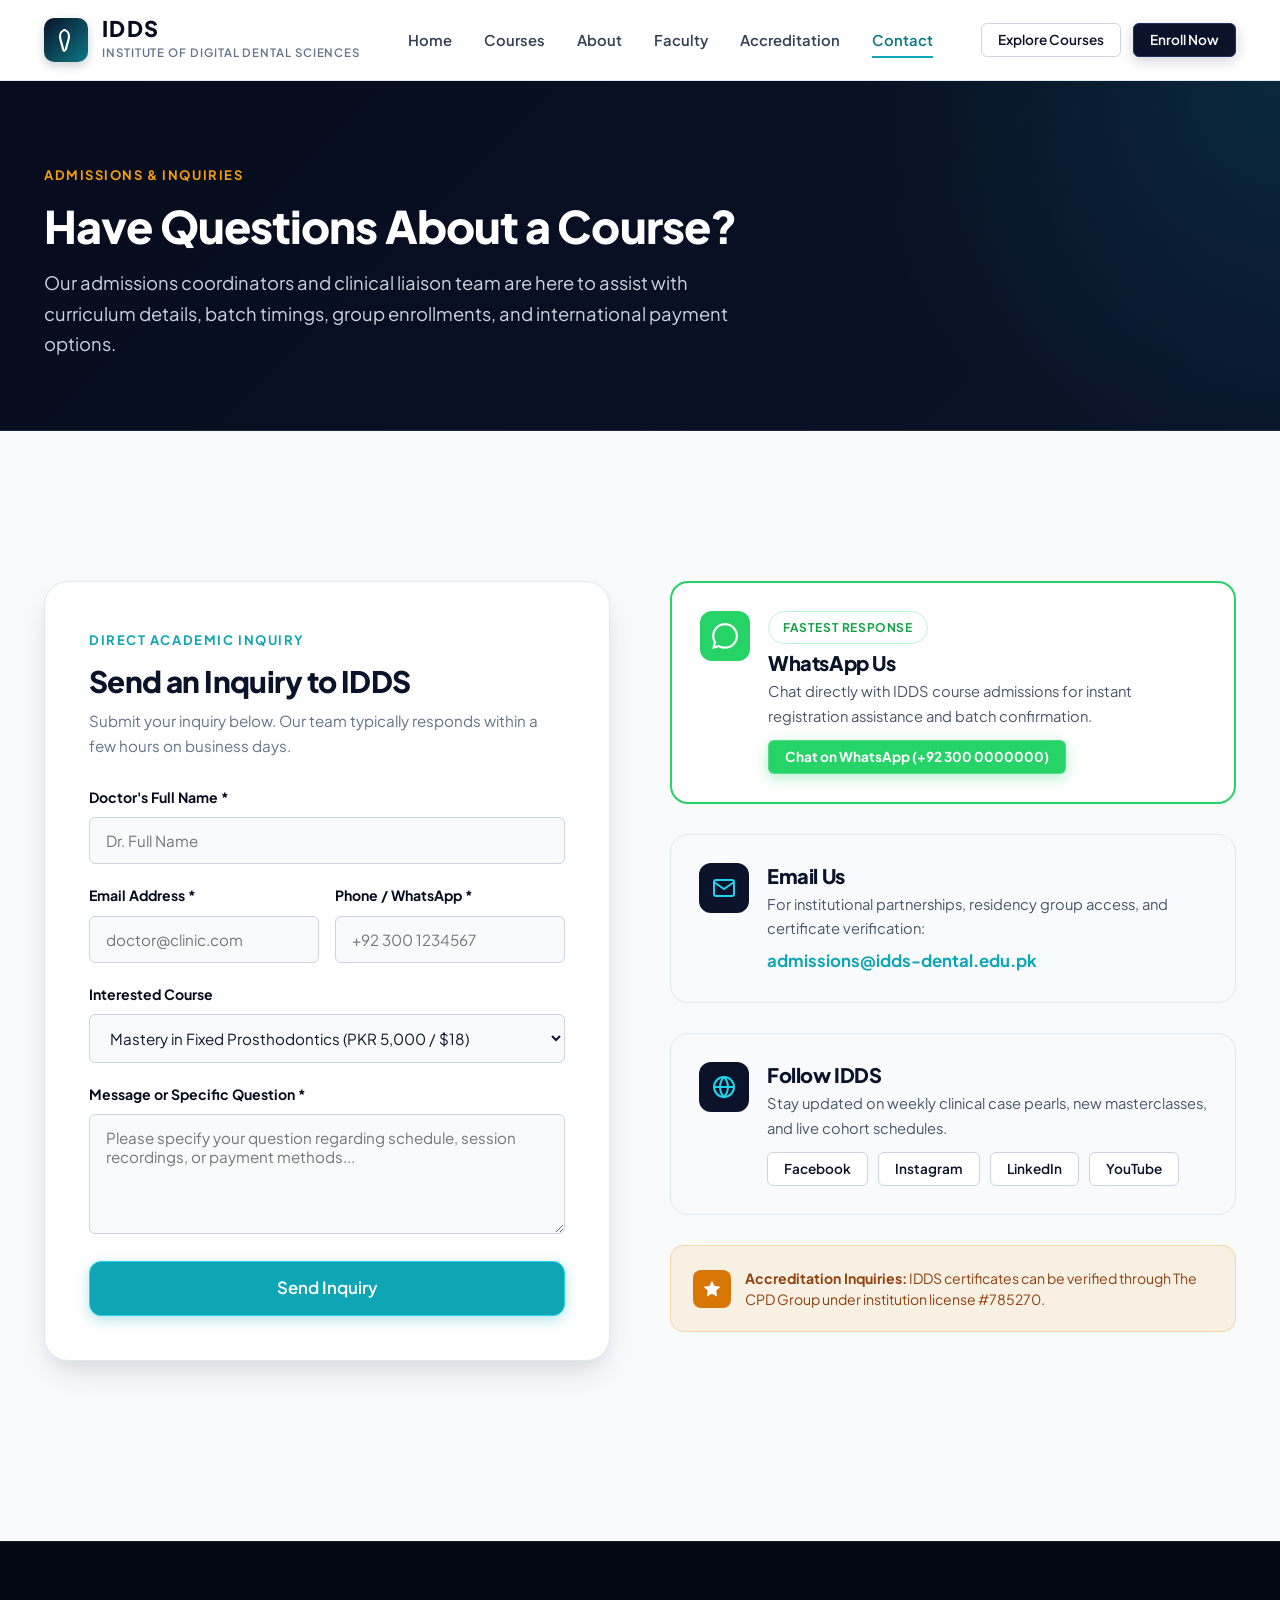
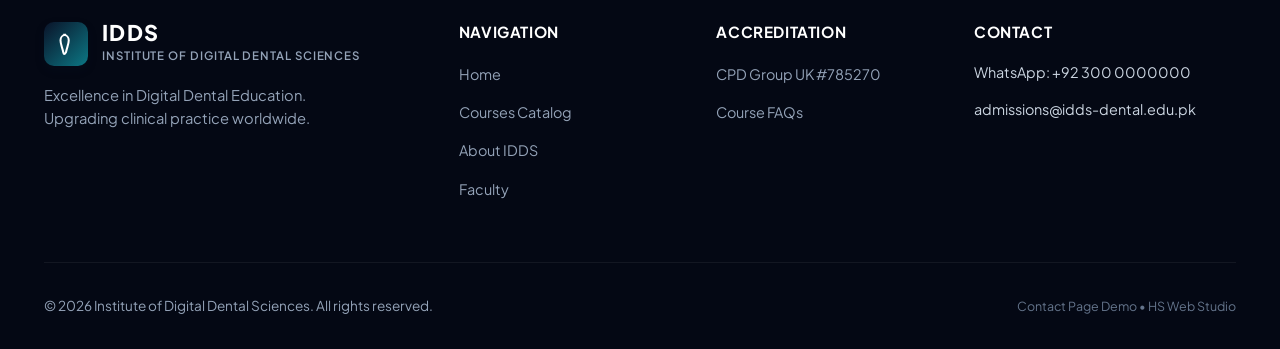
<file: contact.html>
<!DOCTYPE html>
<html lang="en">
<head>
  <meta charset="UTF-8">
  <meta name="viewport" content="width=device-width, initial-scale=1.0">
  <title>Contact IDDS | Admissions & Course Inquiries</title>
  <meta name="description" content="Get in touch with the Institute of Digital Dental Sciences (IDDS) admissions and academic team via WhatsApp, email, or online inquiry.">

  <link rel="preconnect" href="https://fonts.googleapis.com">
  <link rel="preconnect" href="https://fonts.gstatic.com" crossorigin>
  <link href="https://fonts.googleapis.com/css2?family=Plus+Jakarta+Sans:wght@400;500;600;700;800&display=swap" rel="stylesheet">

  <link rel="stylesheet" href="css/style.css">
</head>
<body>

  <!-- Top Sticky Header -->
  <header class="site-header">
    <div class="nav-container">
      <a href="index.html" class="brand-logo" aria-label="Institute of Digital Dental Sciences Home">
        <div class="logo-symbol">
          <svg width="24" height="24" viewBox="0 0 24 24" fill="none" stroke="currentColor" stroke-width="2.2">
            <path d="M12 2C8 2 6 5 6 8c0 4.5 2 7.5 3 13 0.5 2.5 1.5 2.5 3 0 1-5.5 3-8.5 3-13 0-3-2-6-6-6z"/>
          </svg>
        </div>
        <div class="brand-text">
          <span class="brand-acronym">IDDS</span>
          <span class="brand-name">Institute of Digital Dental Sciences</span>
        </div>
      </a>

      <nav class="nav-menu" aria-label="Primary Navigation">
        <a href="index.html" class="nav-link">Home</a>
        <a href="courses.html" class="nav-link">Courses</a>
        <a href="about.html" class="nav-link">About</a>
        <a href="instructor.html" class="nav-link">Faculty</a>
        <a href="index.html#accreditation" class="nav-link">Accreditation</a>
        <a href="contact.html" class="nav-link active">Contact</a>
      </nav>

      <div class="nav-actions">
        <a href="courses.html" class="btn btn-secondary btn-sm">Explore Courses</a>
        <button class="btn btn-primary btn-sm" data-open-modal="enrollModal" data-course-name="Mastery in Fixed Prosthodontics">Enroll Now</button>
        <button class="mobile-nav-toggle" aria-label="Toggle navigation menu">
          <svg width="24" height="24" viewBox="0 0 24 24" fill="none" stroke="currentColor" stroke-width="2">
            <line x1="3" y1="12" x2="21" y2="12"></line>
            <line x1="3" y1="6" x2="21" y2="6"></line>
            <line x1="3" y1="18" x2="21" y2="18"></line>
          </svg>
        </button>
      </div>
    </div>
  </header>

  <!-- Mobile Drawer -->
  <div class="mobile-menu-drawer">
    <div class="mobile-nav-links">
      <a href="index.html" class="mobile-nav-link">Home</a>
      <a href="courses.html" class="mobile-nav-link">Courses Catalog</a>
      <a href="course-details.html" class="mobile-nav-link">Fixed Prosthodontics Program</a>
      <a href="about.html" class="mobile-nav-link">About IDDS</a>
      <a href="instructor.html" class="mobile-nav-link">Faculty Profile</a>
      <a href="contact.html" class="mobile-nav-link">Contact</a>
    </div>
  </div>

  <!-- Page Hero -->
  <section class="page-hero">
    <div class="container">
      <span class="eyebrow eyebrow-gold">Admissions & Inquiries</span>
      <h1 class="page-hero-title">Have Questions About a Course?</h1>
      <p class="page-hero-desc">
        Our admissions coordinators and clinical liaison team are here to assist with curriculum details, batch timings, group enrollments, and international payment options.
      </p>
    </div>
  </section>

  <!-- Contact Form & Info Grid -->
  <section style="background: #f8fafc; padding: 70px 0 100px 0;">
    <div class="container">
      <div class="contact-grid">
        
        <!-- Inquiry Form -->
        <div class="contact-card">
          <span class="eyebrow">Direct Academic Inquiry</span>
          <h2 style="font-size: 1.85rem; font-weight: 800; color: #0a1329; margin-bottom: 8px;">
            Send an Inquiry to IDDS
          </h2>
          <p style="font-size: 0.95rem; color: #64748b; margin-bottom: 28px;">
            Submit your inquiry below. Our team typically responds within a few hours on business days.
          </p>

          <form data-demo-form="true">
            <div class="form-group">
              <label class="form-label" for="contactName">Doctor's Full Name *</label>
              <input type="text" id="contactName" class="form-control" placeholder="Dr. Full Name" required>
            </div>

            <div style="display: grid; grid-template-columns: 1fr 1fr; gap: 16px;">
              <div class="form-group">
                <label class="form-label" for="contactEmail">Email Address *</label>
                <input type="email" id="contactEmail" class="form-control" placeholder="doctor@clinic.com" required>
              </div>

              <div class="form-group">
                <label class="form-label" for="contactPhone">Phone / WhatsApp *</label>
                <input type="tel" id="contactPhone" class="form-control" placeholder="+92 300 1234567" required>
              </div>
            </div>

            <div class="form-group">
              <label class="form-label" for="contactCourse">Interested Course</label>
              <select id="contactCourse" class="form-control">
                <option value="prostho">Mastery in Fixed Prosthodontics (PKR 5,000 / $18)</option>
                <option value="digital">Digital Intraoral Scanning & CAD/CAM</option>
                <option value="surgery">Advanced Extraction & Socket Preservation</option>
                <option value="custom">Custom Hospital / Group Training</option>
                <option value="general">General Institutional Question</option>
              </select>
            </div>

            <div class="form-group">
              <label class="form-label" for="contactMessage">Message or Specific Question *</label>
              <textarea id="contactMessage" class="form-control" placeholder="Please specify your question regarding schedule, session recordings, or payment methods..." required></textarea>
            </div>

            <button type="submit" class="btn btn-teal btn-lg" style="width: 100%;">
              Send Inquiry
            </button>
          </form>
        </div>

        <!-- Contact Channels & Information -->
        <div class="contact-info-block">
          
          <!-- Channel 1: WhatsApp Us (Prominent) -->
          <!-- 
            PLACEHOLDER WHATSAPP NUMBER:
            Replace '923000000000' with the official IDDS WhatsApp number in production.
          -->
          <div class="contact-info-card" style="border: 2px solid #25d366; background: #fff;">
            <div class="contact-icon-large" style="background: #25d366; color: #fff;">
              <svg width="26" height="26" viewBox="0 0 24 24" fill="currentColor">
                <path d="M.057 24l1.687-6.163c-1.041-1.804-1.588-3.849-1.587-5.946.003-6.556 5.338-11.891 11.893-11.891 3.181.001 6.167 1.24 8.413 3.488 2.245 2.248 3.481 5.236 3.48 8.414-.003 6.557-5.338 11.892-11.893 11.892-1.99-.001-3.951-.5-5.688-1.448l-6.305 1.654zm6.597-3.807c1.676.995 3.276 1.591 5.392 1.592 5.448 0 9.886-4.434 9.889-9.885.002-5.462-4.415-9.89-9.881-9.892-5.452 0-9.887 4.434-9.889 9.884-.001 2.225.651 3.891 1.746 5.634l-.999 3.648 3.742-.981z"/>
              </svg>
            </div>
            <div>
              <span class="badge badge-outline" style="margin-bottom: 6px; color: #16a34a; border-color: #bbf7d0;">FASTEST RESPONSE</span>
              <h3 style="font-size: 1.25rem; font-weight: 800; color: #0a1329; margin-bottom: 4px;">WhatsApp Us</h3>
              <p style="font-size: 0.92rem; color: #475569; margin-bottom: 12px;">
                Chat directly with IDDS course admissions for instant registration assistance and batch confirmation.
              </p>
              <a href="https://wa.me/923000000000?text=Hello%20IDDS!%20I%20have%20an%20inquiry%20regarding%20your%20dental%20education%20courses." 
                 target="_blank" 
                 rel="noopener" 
                 class="btn btn-whatsapp btn-sm">
                Chat on WhatsApp (+92 300 0000000)
              </a>
            </div>
          </div>

          <!-- Channel 2: Email Us -->
          <div class="contact-info-card">
            <div class="contact-icon-large">
              <svg width="24" height="24" viewBox="0 0 24 24" fill="none" stroke="currentColor" stroke-width="2">
                <path d="M4 4h16c1.1 0 2 .9 2 2v12c0 1.1-.9 2-2 2H4c-1.1 0-2-.9-2-2V6c0-1.1.9-2 2-2z"/>
                <polyline points="22,6 12,13 2,6"/>
              </svg>
            </div>
            <div>
              <h3 style="font-size: 1.25rem; font-weight: 800; color: #0a1329; margin-bottom: 4px;">Email Us</h3>
              <p style="font-size: 0.92rem; color: #475569; margin-bottom: 6px;">
                For institutional partnerships, residency group access, and certificate verification:
              </p>
              <!-- PLACEHOLDER EMAIL: Replace with official address in production -->
              <a href="mailto:admissions@idds-dental.edu.pk" style="font-size: 1.05rem; font-weight: 700; color: #0ea5b5;">
                admissions@idds-dental.edu.pk
              </a>
            </div>
          </div>

          <!-- Channel 3: Follow IDDS -->
          <div class="contact-info-card">
            <div class="contact-icon-large">
              <svg width="24" height="24" viewBox="0 0 24 24" fill="none" stroke="currentColor" stroke-width="2">
                <circle cx="12" cy="12" r="10"/>
                <line x1="2" y1="12" x2="22" y2="12"/>
                <path d="M12 2a15.3 15.3 0 0 1 4 10 15.3 15.3 0 0 1-4 10 15.3 15.3 0 0 1-4-10 15.3 15.3 0 0 1 4-10z"/>
              </svg>
            </div>
            <div>
              <h3 style="font-size: 1.25rem; font-weight: 800; color: #0a1329; margin-bottom: 4px;">Follow IDDS</h3>
              <p style="font-size: 0.92rem; color: #475569; margin-bottom: 12px;">
                Stay updated on weekly clinical case pearls, new masterclasses, and live cohort schedules.
              </p>
              <div style="display: flex; gap: 10px;">
                <a href="https://facebook.com" target="_blank" rel="noopener" class="btn btn-secondary btn-sm">Facebook</a>
                <a href="https://instagram.com" target="_blank" rel="noopener" class="btn btn-secondary btn-sm">Instagram</a>
                <a href="https://linkedin.com" target="_blank" rel="noopener" class="btn btn-secondary btn-sm">LinkedIn</a>
                <a href="https://youtube.com" target="_blank" rel="noopener" class="btn btn-secondary btn-sm">YouTube</a>
              </div>
            </div>
          </div>

          <!-- CPD Verification Notice -->
          <div style="background: rgba(245,158,11,0.1); border: 1px solid rgba(245,158,11,0.3); border-radius: 14px; padding: 22px; display: flex; align-items: center; gap: 14px;">
            <div style="width: 38px; height: 38px; border-radius: 8px; background: #d97706; color: #fff; display: flex; align-items: center; justify-content: center; flex-shrink: 0;">
              <svg width="20" height="20" viewBox="0 0 24 24" fill="currentColor">
                <polygon points="12 2 15.09 8.26 22 9.27 17 14.14 18.18 21.02 12 17.77 5.82 21.02 7 14.14 2 9.27 8.91 8.26 12 2"/>
              </svg>
            </div>
            <div style="font-size: 0.88rem; color: #92400e; line-height: 1.45;">
              <strong>Accreditation Inquiries:</strong> IDDS certificates can be verified through The CPD Group under institution license #785270.
            </div>
          </div>

        </div>

      </div>
    </div>
  </section>

  <!-- Footer -->
  <footer class="site-footer">
    <div class="container">
      <div class="footer-top">
        <div class="footer-brand">
          <div class="brand-logo" style="margin-bottom: 12px;">
            <div class="logo-symbol">
              <svg width="22" height="22" viewBox="0 0 24 24" fill="none" stroke="currentColor" stroke-width="2.2">
                <path d="M12 2C8 2 6 5 6 8c0 4.5 2 7.5 3 13 0.5 2.5 1.5 2.5 3 0 1-5.5 3-8.5 3-13 0-3-2-6-6-6z"/>
              </svg>
            </div>
            <div class="brand-text">
              <span class="brand-acronym">IDDS</span>
              <span class="brand-name">Institute of Digital Dental Sciences</span>
            </div>
          </div>
          <p class="footer-tagline">Excellence in Digital Dental Education. Upgrading clinical practice worldwide.</p>
        </div>
        <div>
          <h4 class="footer-col-title">Navigation</h4>
          <ul class="footer-links">
            <li><a href="index.html" class="footer-link">Home</a></li>
            <li><a href="courses.html" class="footer-link">Courses Catalog</a></li>
            <li><a href="about.html" class="footer-link">About IDDS</a></li>
            <li><a href="instructor.html" class="footer-link">Faculty</a></li>
          </ul>
        </div>
        <div>
          <h4 class="footer-col-title">Accreditation</h4>
          <ul class="footer-links">
            <li><a href="index.html#accreditation" class="footer-link">CPD Group UK #785270</a></li>
            <li><a href="index.html#faq" class="footer-link">Course FAQs</a></li>
          </ul>
        </div>
        <div>
          <h4 class="footer-col-title">Contact</h4>
          <div class="footer-contact-list">
            <div class="footer-contact-item">WhatsApp: +92 300 0000000</div>
            <div class="footer-contact-item">admissions@idds-dental.edu.pk</div>
          </div>
        </div>
      </div>
      <div class="footer-bottom">
        <div>© 2026 Institute of Digital Dental Sciences. All rights reserved.</div>
        <div class="footer-demo-notice">Contact Page Demo • HS Web Studio</div>
      </div>
    </div>
  </footer>

  <!-- Enrollment Modal -->
  <div class="modal-overlay" id="enrollModal" aria-hidden="true" role="dialog" aria-modal="true">
    <div class="modal-card">
      <button class="modal-close-btn" data-close-modal aria-label="Close modal">
        <svg width="18" height="18" viewBox="0 0 24 24" fill="none" stroke="currentColor" stroke-width="2.5">
          <line x1="18" y1="6" x2="6" y2="18"/>
          <line x1="6" y1="6" x2="18" y2="18"/>
        </svg>
      </button>

      <div style="margin-bottom: 24px;">
        <span class="badge badge-teal" style="margin-bottom: 10px;">SEAT RESERVATION</span>
        <h3 style="font-size: 1.6rem; font-weight: 800; color: #0a1329;">Enroll in IDDS Masterclass</h3>
        <p style="font-size: 0.9rem; color: #64748b;">
          Mastery in Fixed Prosthodontics (PKR 5,000 / $18)
        </p>
      </div>

      <form data-demo-form="true">
        <div class="form-group">
          <label class="form-label" for="cModalName">Doctor's Full Name *</label>
          <input type="text" id="cModalName" class="form-control" placeholder="Dr. Full Name" required>
        </div>

        <div class="form-group">
          <label class="form-label" for="cModalEmail">Email Address *</label>
          <input type="email" id="cModalEmail" class="form-control" placeholder="doctor@clinic.com" required>
        </div>

        <div class="form-group">
          <label class="form-label" for="cModalPhone">WhatsApp Number *</label>
          <input type="tel" id="cModalPhone" class="form-control" placeholder="+92 300 1234567" required>
        </div>

        <button type="submit" class="btn btn-teal btn-lg" style="width: 100%;">
          Submit Reservation
        </button>
      </form>
    </div>
  </div>

  <script src="js/script.js"></script>
</body>
</html>
</file>
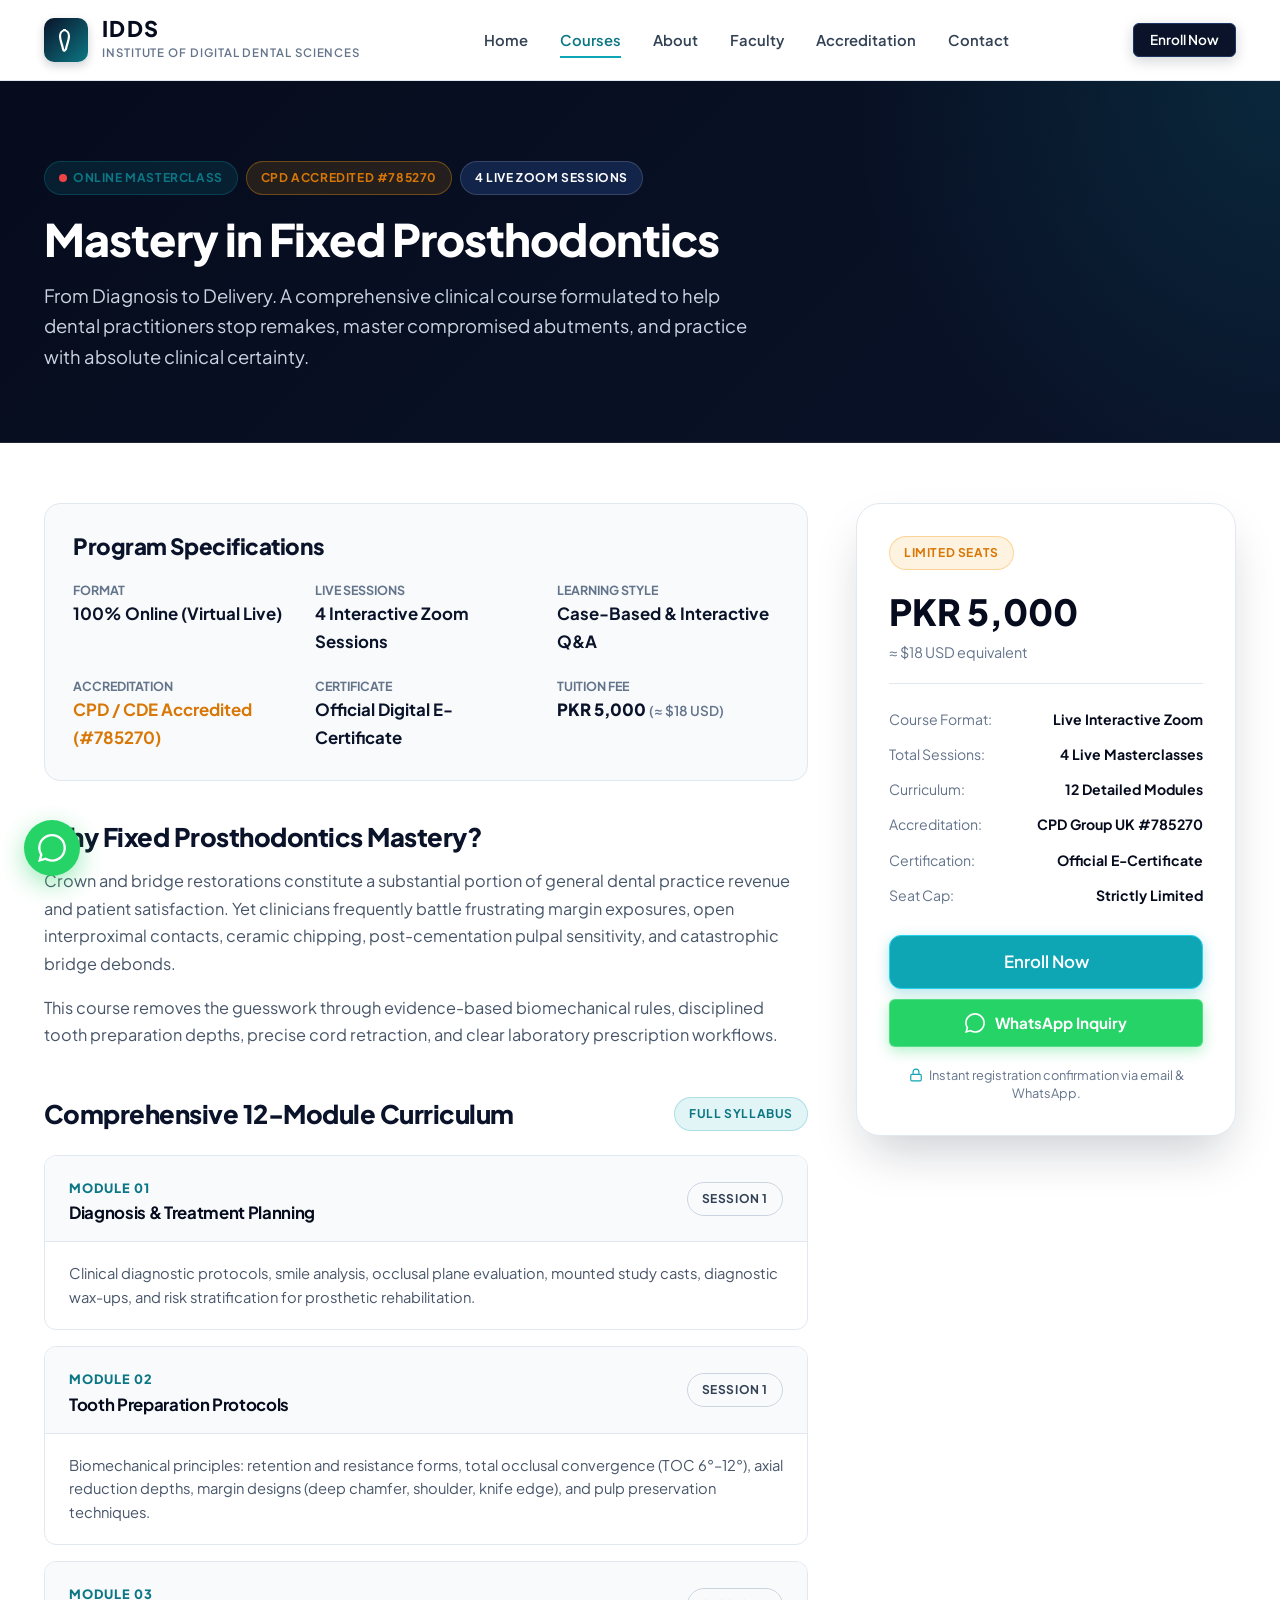
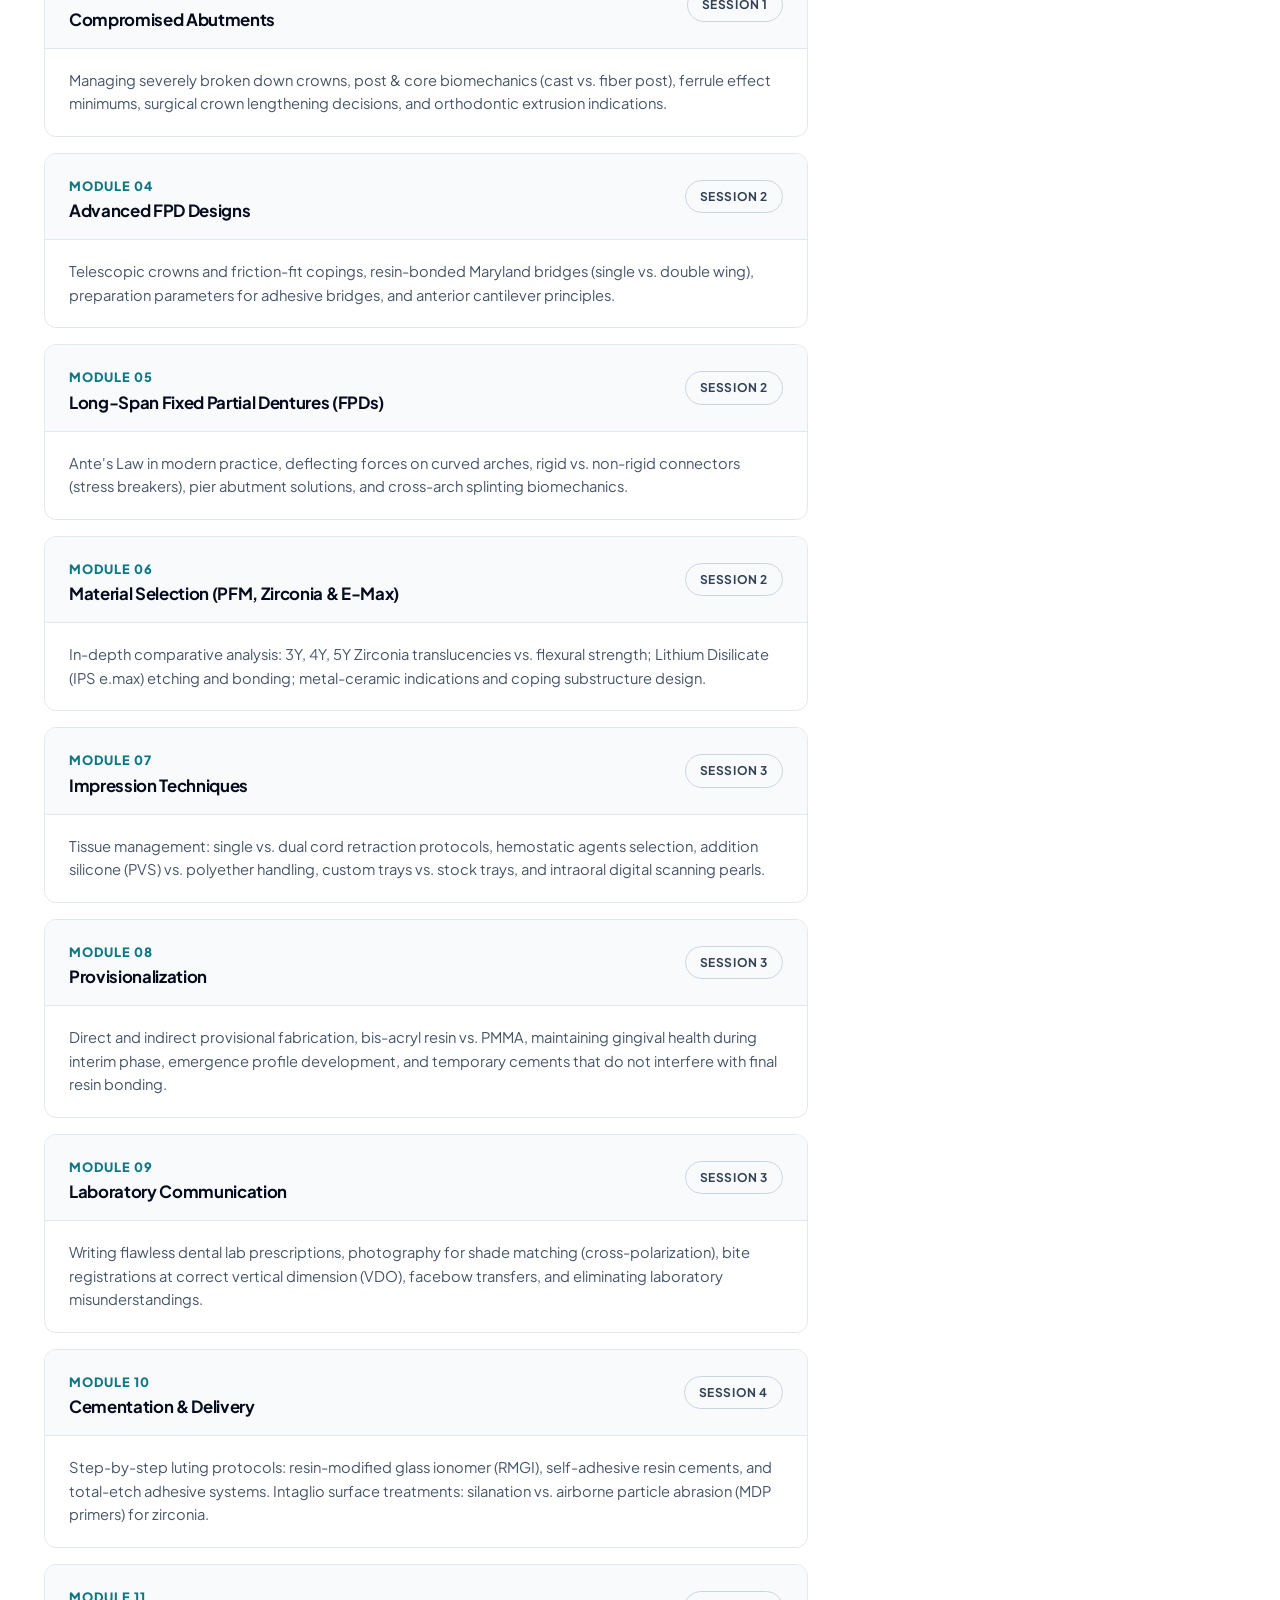
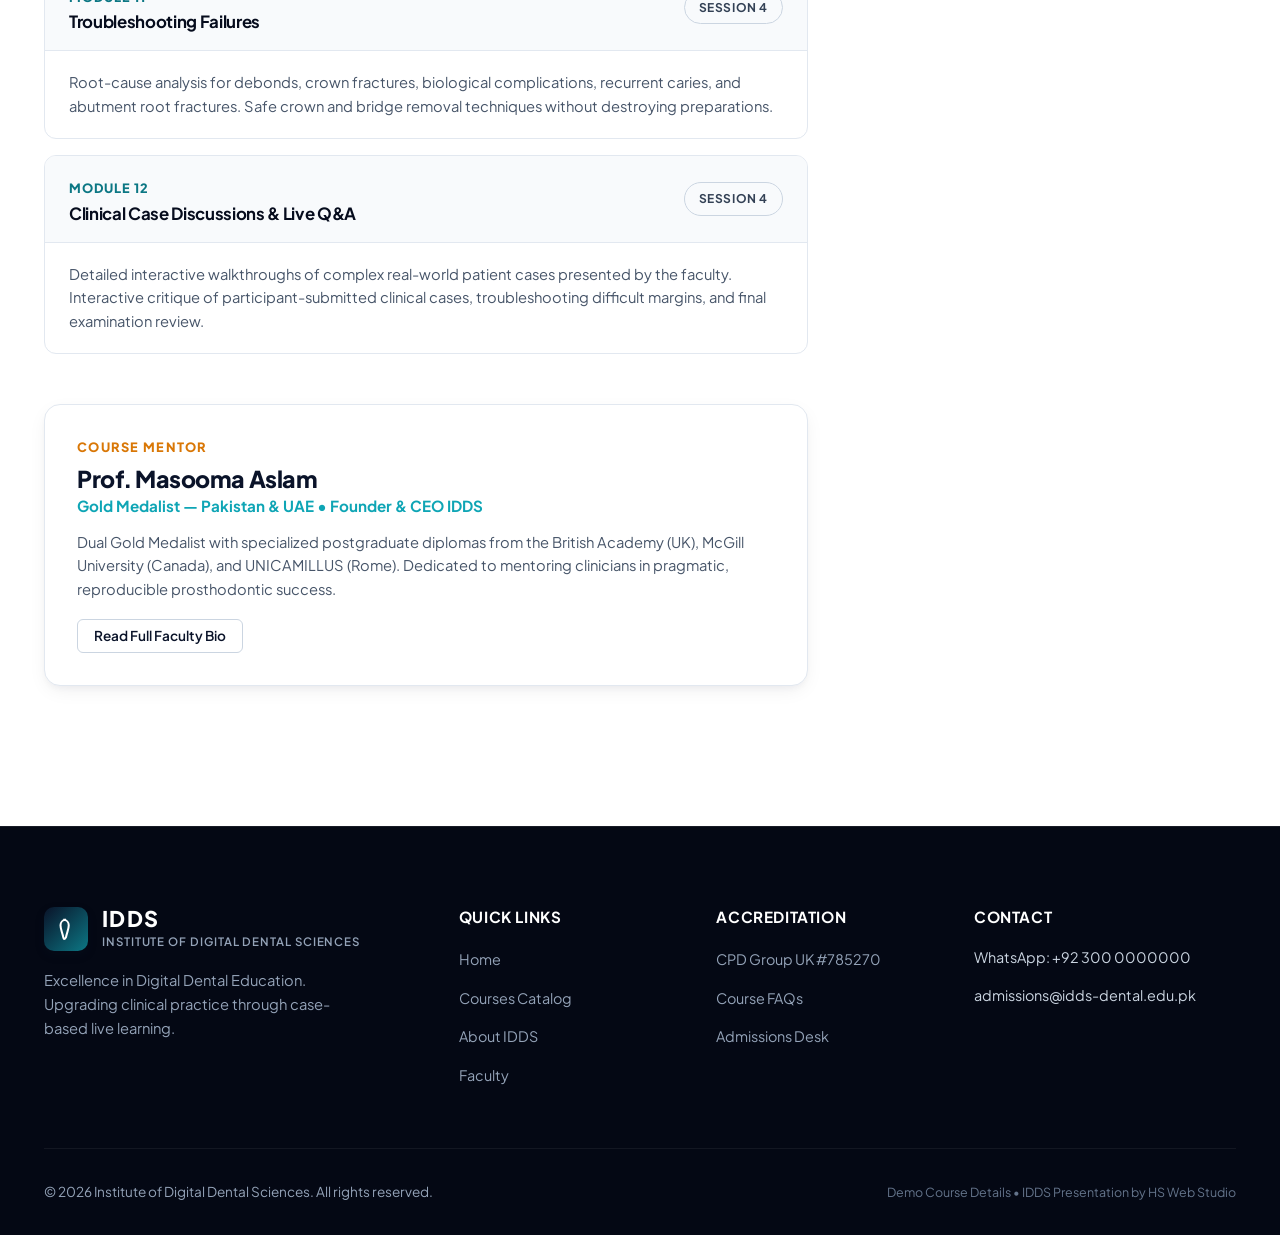
<file: course-details.html>
<!DOCTYPE html>
<html lang="en">
<head>
  <meta charset="UTF-8">
  <meta name="viewport" content="width=device-width, initial-scale=1.0">
  <title>Mastery in Fixed Prosthodontics | Course Details | IDDS</title>
  <meta name="description" content="Complete 12-module clinical masterclass in Fixed Prosthodontics from diagnosis to delivery. 4 Live Zoom sessions, CPD accredited, PKR 5,000.">

  <link rel="preconnect" href="https://fonts.googleapis.com">
  <link rel="preconnect" href="https://fonts.gstatic.com" crossorigin>
  <link href="https://fonts.googleapis.com/css2?family=Plus+Jakarta+Sans:wght@400;500;600;700;800&family=Playfair+Display:ital,wght@0,600;0,700;1,600&display=swap" rel="stylesheet">

  <link rel="stylesheet" href="css/style.css">
</head>
<body>

  <!-- Top Sticky Navigation -->
  <header class="site-header">
    <div class="nav-container">
      <a href="index.html" class="brand-logo" aria-label="Institute of Digital Dental Sciences Home">
        <div class="logo-symbol">
          <svg width="24" height="24" viewBox="0 0 24 24" fill="none" stroke="currentColor" stroke-width="2.2">
            <path d="M12 2C8 2 6 5 6 8c0 4.5 2 7.5 3 13 0.5 2.5 1.5 2.5 3 0 1-5.5 3-8.5 3-13 0-3-2-6-6-6z"/>
          </svg>
        </div>
        <div class="brand-text">
          <span class="brand-acronym">IDDS</span>
          <span class="brand-name">Institute of Digital Dental Sciences</span>
        </div>
      </a>

      <nav class="nav-menu" aria-label="Primary Navigation">
        <a href="index.html" class="nav-link">Home</a>
        <a href="courses.html" class="nav-link active">Courses</a>
        <a href="about.html" class="nav-link">About</a>
        <a href="instructor.html" class="nav-link">Faculty</a>
        <a href="index.html#accreditation" class="nav-link">Accreditation</a>
        <a href="contact.html" class="nav-link">Contact</a>
      </nav>

      <div class="nav-actions">
        <button class="btn btn-primary btn-sm" data-open-modal="enrollModal" data-course-name="Mastery in Fixed Prosthodontics">Enroll Now</button>
        <button class="mobile-nav-toggle" aria-label="Toggle navigation menu">
          <svg width="24" height="24" viewBox="0 0 24 24" fill="none" stroke="currentColor" stroke-width="2">
            <line x1="3" y1="12" x2="21" y2="12"></line>
            <line x1="3" y1="6" x2="21" y2="6"></line>
            <line x1="3" y1="18" x2="21" y2="18"></line>
          </svg>
        </button>
      </div>
    </div>
  </header>

  <!-- Mobile Drawer -->
  <div class="mobile-menu-drawer">
    <div class="mobile-nav-links">
      <a href="index.html" class="mobile-nav-link">Home</a>
      <a href="courses.html" class="mobile-nav-link">Courses Catalog</a>
      <a href="course-details.html" class="mobile-nav-link">Fixed Prosthodontics Program</a>
      <a href="about.html" class="mobile-nav-link">About IDDS</a>
      <a href="instructor.html" class="mobile-nav-link">Faculty Profile</a>
      <a href="contact.html" class="mobile-nav-link">Contact</a>
    </div>
    <div class="mobile-nav-actions">
      <button class="btn btn-teal btn-lg" data-open-modal="enrollModal" data-course-name="Mastery in Fixed Prosthodontics">Enroll Now (PKR 5,000)</button>
    </div>
  </div>

  <!-- Page Hero Header -->
  <section class="page-hero">
    <div class="container">
      <div class="badge-row" style="margin-bottom: 16px;">
        <span class="badge badge-teal badge-live-pulse">ONLINE MASTERCLASS</span>
        <span class="badge badge-gold">CPD ACCREDITED #785270</span>
        <span class="badge badge-navy">4 LIVE ZOOM SESSIONS</span>
      </div>
      <h1 class="page-hero-title">Mastery in Fixed Prosthodontics</h1>
      <p class="page-hero-desc">
        From Diagnosis to Delivery. A comprehensive clinical course formulated to help dental practitioners stop remakes, master compromised abutments, and practice with absolute clinical certainty.
      </p>
    </div>
  </section>

  <!-- Main Course Content & Sticky Sidebar Layout -->
  <div class="container">
    <div class="course-detail-layout">
      <!-- Left Column: Syllabus & Details -->
      <div class="course-detail-content">

        <!-- Program Overview Specs -->
        <div style="background: #f8fafc; border: 1px solid #e2e8f0; border-radius: 16px; padding: 28px; margin-bottom: 40px;">
          <h2 style="font-size: 1.4rem; font-weight: 800; color: #0a1329; margin-bottom: 20px;">Program Specifications</h2>
          <div style="display: grid; grid-template-columns: repeat(auto-fit, minmax(200px, 1fr)); gap: 20px;">
            <div>
              <div style="font-size: 0.78rem; text-transform: uppercase; color: #64748b; font-weight: 700;">Format</div>
              <div style="font-size: 1.05rem; font-weight: 700; color: #0a1329;">100% Online (Virtual Live)</div>
            </div>
            <div>
              <div style="font-size: 0.78rem; text-transform: uppercase; color: #64748b; font-weight: 700;">Live Sessions</div>
              <div style="font-size: 1.05rem; font-weight: 700; color: #0a1329;">4 Interactive Zoom Sessions</div>
            </div>
            <div>
              <div style="font-size: 0.78rem; text-transform: uppercase; color: #64748b; font-weight: 700;">Learning Style</div>
              <div style="font-size: 1.05rem; font-weight: 700; color: #0a1329;">Case-Based & Interactive Q&A</div>
            </div>
            <div>
              <div style="font-size: 0.78rem; text-transform: uppercase; color: #64748b; font-weight: 700;">Accreditation</div>
              <div style="font-size: 1.05rem; font-weight: 700; color: #d97706;">CPD / CDE Accredited (#785270)</div>
            </div>
            <div>
              <div style="font-size: 0.78rem; text-transform: uppercase; color: #64748b; font-weight: 700;">Certificate</div>
              <div style="font-size: 1.05rem; font-weight: 700; color: #0a1329;">Official Digital E-Certificate</div>
            </div>
            <div>
              <div style="font-size: 0.78rem; text-transform: uppercase; color: #64748b; font-weight: 700;">Tuition Fee</div>
              <div style="font-size: 1.05rem; font-weight: 800; color: #0a1329;">PKR 5,000 <span style="font-size: 0.85rem; font-weight: 600; color: #64748b;">(≈ $18 USD)</span></div>
            </div>
          </div>
        </div>

        <!-- Clinical Rationale -->
        <div style="margin-bottom: 48px;">
          <h2 style="font-size: 1.6rem; font-weight: 800; color: #0a1329; margin-bottom: 14px;">Why Fixed Prosthodontics Mastery?</h2>
          <p style="font-size: 1.02rem; line-height: 1.7; color: #475569; margin-bottom: 16px;">
            Crown and bridge restorations constitute a substantial portion of general dental practice revenue and patient satisfaction. Yet clinicians frequently battle frustrating margin exposures, open interproximal contacts, ceramic chipping, post-cementation pulpal sensitivity, and catastrophic bridge debonds.
          </p>
          <p style="font-size: 1.02rem; line-height: 1.7; color: #475569;">
            This course removes the guesswork through evidence-based biomechanical rules, disciplined tooth preparation depths, precise cord retraction, and clear laboratory prescription workflows.
          </p>
        </div>

        <!-- Detailed 12 Curriculum Sections -->
        <div style="margin-bottom: 50px;">
          <div style="display: flex; align-items: center; justify-content: space-between; margin-bottom: 24px;">
            <h2 style="font-size: 1.6rem; font-weight: 800; color: #0a1329;">Comprehensive 12-Module Curriculum</h2>
            <span class="badge badge-teal">Full Syllabus</span>
          </div>

          <!-- Module 1 -->
          <div class="curriculum-module">
            <div class="module-header">
              <div>
                <span class="module-index">Module 01</span>
                <h3 class="module-title">Diagnosis & Treatment Planning</h3>
              </div>
              <span class="badge badge-outline">Session 1</span>
            </div>
            <div class="module-body">
              Clinical diagnostic protocols, smile analysis, occlusal plane evaluation, mounted study casts, diagnostic wax-ups, and risk stratification for prosthetic rehabilitation.
            </div>
          </div>

          <!-- Module 2 -->
          <div class="curriculum-module">
            <div class="module-header">
              <div>
                <span class="module-index">Module 02</span>
                <h3 class="module-title">Tooth Preparation Protocols</h3>
              </div>
              <span class="badge badge-outline">Session 1</span>
            </div>
            <div class="module-body">
              Biomechanical principles: retention and resistance forms, total occlusal convergence (TOC 6°–12°), axial reduction depths, margin designs (deep chamfer, shoulder, knife edge), and pulp preservation techniques.
            </div>
          </div>

          <!-- Module 3 -->
          <div class="curriculum-module">
            <div class="module-header">
              <div>
                <span class="module-index">Module 03</span>
                <h3 class="module-title">Compromised Abutments</h3>
              </div>
              <span class="badge badge-outline">Session 1</span>
            </div>
            <div class="module-body">
              Managing severely broken down crowns, post & core biomechanics (cast vs. fiber post), ferrule effect minimums, surgical crown lengthening decisions, and orthodontic extrusion indications.
            </div>
          </div>

          <!-- Module 4 -->
          <div class="curriculum-module">
            <div class="module-header">
              <div>
                <span class="module-index">Module 04</span>
                <h3 class="module-title">Advanced FPD Designs</h3>
              </div>
              <span class="badge badge-outline">Session 2</span>
            </div>
            <div class="module-body">
              Telescopic crowns and friction-fit copings, resin-bonded Maryland bridges (single vs. double wing), preparation parameters for adhesive bridges, and anterior cantilever principles.
            </div>
          </div>

          <!-- Module 5 -->
          <div class="curriculum-module">
            <div class="module-header">
              <div>
                <span class="module-index">Module 05</span>
                <h3 class="module-title">Long-Span Fixed Partial Dentures (FPDs)</h3>
              </div>
              <span class="badge badge-outline">Session 2</span>
            </div>
            <div class="module-body">
              Ante's Law in modern practice, deflecting forces on curved arches, rigid vs. non-rigid connectors (stress breakers), pier abutment solutions, and cross-arch splinting biomechanics.
            </div>
          </div>

          <!-- Module 6 -->
          <div class="curriculum-module">
            <div class="module-header">
              <div>
                <span class="module-index">Module 06</span>
                <h3 class="module-title">Material Selection (PFM, Zirconia & E-Max)</h3>
              </div>
              <span class="badge badge-outline">Session 2</span>
            </div>
            <div class="module-body">
              In-depth comparative analysis: 3Y, 4Y, 5Y Zirconia translucencies vs. flexural strength; Lithium Disilicate (IPS e.max) etching and bonding; metal-ceramic indications and coping substructure design.
            </div>
          </div>

          <!-- Module 7 -->
          <div class="curriculum-module">
            <div class="module-header">
              <div>
                <span class="module-index">Module 07</span>
                <h3 class="module-title">Impression Techniques</h3>
              </div>
              <span class="badge badge-outline">Session 3</span>
            </div>
            <div class="module-body">
              Tissue management: single vs. dual cord retraction protocols, hemostatic agents selection, addition silicone (PVS) vs. polyether handling, custom trays vs. stock trays, and intraoral digital scanning pearls.
            </div>
          </div>

          <!-- Module 8 -->
          <div class="curriculum-module">
            <div class="module-header">
              <div>
                <span class="module-index">Module 08</span>
                <h3 class="module-title">Provisionalization</h3>
              </div>
              <span class="badge badge-outline">Session 3</span>
            </div>
            <div class="module-body">
              Direct and indirect provisional fabrication, bis-acryl resin vs. PMMA, maintaining gingival health during interim phase, emergence profile development, and temporary cements that do not interfere with final resin bonding.
            </div>
          </div>

          <!-- Module 9 -->
          <div class="curriculum-module">
            <div class="module-header">
              <div>
                <span class="module-index">Module 09</span>
                <h3 class="module-title">Laboratory Communication</h3>
              </div>
              <span class="badge badge-outline">Session 3</span>
            </div>
            <div class="module-body">
              Writing flawless dental lab prescriptions, photography for shade matching (cross-polarization), bite registrations at correct vertical dimension (VDO), facebow transfers, and eliminating laboratory misunderstandings.
            </div>
          </div>

          <!-- Module 10 -->
          <div class="curriculum-module">
            <div class="module-header">
              <div>
                <span class="module-index">Module 10</span>
                <h3 class="module-title">Cementation & Delivery</h3>
              </div>
              <span class="badge badge-outline">Session 4</span>
            </div>
            <div class="module-body">
              Step-by-step luting protocols: resin-modified glass ionomer (RMGI), self-adhesive resin cements, and total-etch adhesive systems. Intaglio surface treatments: silanation vs. airborne particle abrasion (MDP primers) for zirconia.
            </div>
          </div>

          <!-- Module 11 -->
          <div class="curriculum-module">
            <div class="module-header">
              <div>
                <span class="module-index">Module 11</span>
                <h3 class="module-title">Troubleshooting Failures</h3>
              </div>
              <span class="badge badge-outline">Session 4</span>
            </div>
            <div class="module-body">
              Root-cause analysis for debonds, crown fractures, biological complications, recurrent caries, and abutment root fractures. Safe crown and bridge removal techniques without destroying preparations.
            </div>
          </div>

          <!-- Module 12 -->
          <div class="curriculum-module">
            <div class="module-header">
              <div>
                <span class="module-index">Module 12</span>
                <h3 class="module-title">Clinical Case Discussions & Live Q&A</h3>
              </div>
              <span class="badge badge-outline">Session 4</span>
            </div>
            <div class="module-body">
              Detailed interactive walkthroughs of complex real-world patient cases presented by the faculty. Interactive critique of participant-submitted clinical cases, troubleshooting difficult margins, and final examination review.
            </div>
          </div>
        </div>

        <!-- Instructor Spotlight Card -->
        <div style="background: #ffffff; border: 1px solid #e2e8f0; border-radius: 16px; padding: 32px; box-shadow: var(--shadow-md); margin-bottom: 40px;">
          <div style="font-size: 0.8rem; font-weight: 800; color: #d97706; text-transform: uppercase; letter-spacing: 0.1em; margin-bottom: 6px;">Course Mentor</div>
          <h3 style="font-size: 1.45rem; font-weight: 800; color: #0a1329;">Prof. Masooma Aslam</h3>
          <p style="font-size: 0.95rem; color: #0ea5b5; font-weight: 700; margin-bottom: 12px;">Gold Medalist — Pakistan & UAE • Founder & CEO IDDS</p>
          <p style="font-size: 0.92rem; color: #475569; line-height: 1.6; margin-bottom: 18px;">
            Dual Gold Medalist with specialized postgraduate diplomas from the British Academy (UK), McGill University (Canada), and UNICAMILLUS (Rome). Dedicated to mentoring clinicians in pragmatic, reproducible prosthodontic success.
          </p>
          <a href="instructor.html" class="btn btn-secondary btn-sm">Read Full Faculty Bio</a>
        </div>
      </div>

      <!-- Right Column: Sticky Desktop Enrollment Card -->
      <aside class="course-detail-sidebar">
        <div class="sticky-enroll-card">
          <span class="badge badge-gold" style="margin-bottom: 12px;">LIMITED SEATS</span>
          <div class="sticky-enroll-price">PKR 5,000</div>
          <div class="sticky-enroll-sub">≈ $18 USD equivalent</div>

          <div class="enroll-specs">
            <div class="enroll-spec-item">
              <span class="label">Course Format:</span>
              <span class="val">Live Interactive Zoom</span>
            </div>
            <div class="enroll-spec-item">
              <span class="label">Total Sessions:</span>
              <span class="val">4 Live Masterclasses</span>
            </div>
            <div class="enroll-spec-item">
              <span class="label">Curriculum:</span>
              <span class="val">12 Detailed Modules</span>
            </div>
            <div class="enroll-spec-item">
              <span class="label">Accreditation:</span>
              <span class="val">CPD Group UK #785270</span>
            </div>
            <div class="enroll-spec-item">
              <span class="label">Certification:</span>
              <span class="val">Official E-Certificate</span>
            </div>
            <div class="enroll-spec-item">
              <span class="label">Seat Cap:</span>
              <span class="val">Strictly Limited</span>
            </div>
          </div>

          <div style="display: flex; flex-direction: column; gap: 10px;">
            <button class="btn btn-teal btn-lg" style="width: 100%;" data-open-modal="enrollModal" data-course-name="Mastery in Fixed Prosthodontics">
              Enroll Now
            </button>

            <!-- PLACEHOLDER WHATSAPP NUMBER: Replace in code when deploying -->
            <a href="https://wa.me/923000000000?text=Hello%20IDDS!%20I%20would%20like%20to%20inquire%20about%20the%20Mastery%20in%20Fixed%20Prosthodontics%20course." 
               target="_blank" 
               rel="noopener" 
               class="btn btn-whatsapp" 
               style="width: 100%;">
              <svg width="20" height="20" viewBox="0 0 24 24" fill="currentColor">
                <path d="M.057 24l1.687-6.163c-1.041-1.804-1.588-3.849-1.587-5.946.003-6.556 5.338-11.891 11.893-11.891 3.181.001 6.167 1.24 8.413 3.488 2.245 2.248 3.481 5.236 3.48 8.414-.003 6.557-5.338 11.892-11.893 11.892-1.99-.001-3.951-.5-5.688-1.448l-6.305 1.654zm6.597-3.807c1.676.995 3.276 1.591 5.392 1.592 5.448 0 9.886-4.434 9.889-9.885.002-5.462-4.415-9.89-9.881-9.892-5.452 0-9.887 4.434-9.889 9.884-.001 2.225.651 3.891 1.746 5.634l-.999 3.648 3.742-.981z"/>
              </svg>
              WhatsApp Inquiry
            </a>
          </div>

          <div style="margin-top: 20px; font-size: 0.8rem; color: #64748b; text-align: center; line-height: 1.4;">
            <svg width="14" height="14" viewBox="0 0 24 24" fill="none" stroke="currentColor" stroke-width="2" style="display:inline-block; vertical-align: -2px; margin-right: 4px; color: #0ea5b5;">
              <rect x="3" y="11" width="18" height="11" rx="2" ry="2"/>
              <path d="M7 11V7a5 5 0 0 1 10 0v4"/>
            </svg>
            Instant registration confirmation via email & WhatsApp.
          </div>
        </div>
      </aside>
    </div>
  </div>

  <!-- Footer -->
  <footer class="site-footer">
    <div class="container">
      <div class="footer-top">
        <div class="footer-brand">
          <div class="brand-logo" style="margin-bottom: 12px;">
            <div class="logo-symbol">
              <svg width="22" height="22" viewBox="0 0 24 24" fill="none" stroke="currentColor" stroke-width="2.2">
                <path d="M12 2C8 2 6 5 6 8c0 4.5 2 7.5 3 13 0.5 2.5 1.5 2.5 3 0 1-5.5 3-8.5 3-13 0-3-2-6-6-6z"/>
              </svg>
            </div>
            <div class="brand-text">
              <span class="brand-acronym">IDDS</span>
              <span class="brand-name">Institute of Digital Dental Sciences</span>
            </div>
          </div>
          <p class="footer-tagline">Excellence in Digital Dental Education. Upgrading clinical practice through case-based live learning.</p>
        </div>
        <div>
          <h4 class="footer-col-title">Quick Links</h4>
          <ul class="footer-links">
            <li><a href="index.html" class="footer-link">Home</a></li>
            <li><a href="courses.html" class="footer-link">Courses Catalog</a></li>
            <li><a href="about.html" class="footer-link">About IDDS</a></li>
            <li><a href="instructor.html" class="footer-link">Faculty</a></li>
          </ul>
        </div>
        <div>
          <h4 class="footer-col-title">Accreditation</h4>
          <ul class="footer-links">
            <li><a href="index.html#accreditation" class="footer-link">CPD Group UK #785270</a></li>
            <li><a href="index.html#faq" class="footer-link">Course FAQs</a></li>
            <li><a href="contact.html" class="footer-link">Admissions Desk</a></li>
          </ul>
        </div>
        <div>
          <h4 class="footer-col-title">Contact</h4>
          <div class="footer-contact-list">
            <div class="footer-contact-item">WhatsApp: +92 300 0000000</div>
            <div class="footer-contact-item">admissions@idds-dental.edu.pk</div>
          </div>
        </div>
      </div>
      <div class="footer-bottom">
        <div>© 2026 Institute of Digital Dental Sciences. All rights reserved.</div>
        <div class="footer-demo-notice">Demo Course Details • IDDS Presentation by HS Web Studio</div>
      </div>
    </div>
  </footer>

  <!-- Enrollment Modal -->
  <div class="modal-overlay" id="enrollModal" aria-hidden="true" role="dialog" aria-modal="true">
    <div class="modal-card">
      <button class="modal-close-btn" data-close-modal aria-label="Close modal">
        <svg width="18" height="18" viewBox="0 0 24 24" fill="none" stroke="currentColor" stroke-width="2.5">
          <line x1="18" y1="6" x2="6" y2="18"/>
          <line x1="6" y1="6" x2="18" y2="18"/>
        </svg>
      </button>

      <div style="margin-bottom: 24px;">
        <span class="badge badge-teal" style="margin-bottom: 10px;">SEAT RESERVATION</span>
        <h3 style="font-size: 1.6rem; font-weight: 800; color: #0a1329;">Enroll in Mastery in Fixed Prosthodontics</h3>
        <p style="font-size: 0.9rem; color: #64748b; margin-top: 4px;">
          4 Live Zoom Sessions • CPD Accredited (#785270)
        </p>
      </div>

      <form data-demo-form="true">
        <div class="form-group">
          <label class="form-label" for="enrollCourseName">Selected Masterclass</label>
          <input type="text" id="enrollCourseName" class="form-control" value="Mastery in Fixed Prosthodontics" readonly style="font-weight: 700; background: #e2e8f0; color: #0f172a;">
        </div>

        <div style="display: grid; grid-template-columns: 1fr 1fr; gap: 14px;">
          <div class="form-group">
            <label class="form-label" for="mDocName">Doctor Full Name *</label>
            <input type="text" id="mDocName" class="form-control" placeholder="Dr. Full Name" required>
          </div>
          <div class="form-group">
            <label class="form-label" for="mDocCity">City / Country *</label>
            <input type="text" id="mDocCity" class="form-control" placeholder="e.g. Lahore, Pakistan" required>
          </div>
        </div>

        <div class="form-group">
          <label class="form-label" for="mDocEmail">Email Address *</label>
          <input type="email" id="mDocEmail" class="form-control" placeholder="doctor@clinic.com" required>
        </div>

        <div class="form-group">
          <label class="form-label" for="mDocPhone">WhatsApp Number *</label>
          <input type="tel" id="mDocPhone" class="form-control" placeholder="+92 300 1234567" required>
        </div>

        <div style="display: flex; align-items: center; justify-content: space-between; margin: 20px 0; padding: 14px 18px; background: #f8fafc; border-radius: 8px; border: 1px solid #e2e8f0;">
          <div>
            <div style="font-size: 0.8rem; color: #64748b;">Tuition Fee:</div>
            <div style="font-size: 1.35rem; font-weight: 800; color: #0a1329;">PKR 5,000 <span style="font-size: 0.85rem; font-weight: 600; color: #64748b;">(≈ $18)</span></div>
          </div>
          <span class="badge badge-gold">CPD ACCREDITED</span>
        </div>

        <button type="submit" class="btn btn-teal btn-lg" style="width: 100%;">
          Submit Registration Request
        </button>
      </form>
    </div>
  </div>

  <!-- WhatsApp Floating Button -->
  <a href="https://wa.me/923000000000?text=Hello%20IDDS!%20I%20have%20an%20inquiry%20regarding%20the%20Mastery%20in%20Fixed%20Prosthodontics%20course." 
     target="_blank" 
     rel="noopener" 
     class="floating-whatsapp" 
     aria-label="Direct WhatsApp Inquiry with IDDS">
    <svg width="28" height="28" viewBox="0 0 24 24" fill="currentColor">
      <path d="M.057 24l1.687-6.163c-1.041-1.804-1.588-3.849-1.587-5.946.003-6.556 5.338-11.891 11.893-11.891 3.181.001 6.167 1.24 8.413 3.488 2.245 2.248 3.481 5.236 3.48 8.414-.003 6.557-5.338 11.892-11.893 11.892-1.99-.001-3.951-.5-5.688-1.448l-6.305 1.654zm6.597-3.807c1.676.995 3.276 1.591 5.392 1.592 5.448 0 9.886-4.434 9.889-9.885.002-5.462-4.415-9.89-9.881-9.892-5.452 0-9.887 4.434-9.889 9.884-.001 2.225.651 3.891 1.746 5.634l-.999 3.648 3.742-.981z"/>
    </svg>
  </a>

  <!-- Scroll Top -->
  <button class="scroll-top-btn" aria-label="Scroll to top">
    <svg width="20" height="20" viewBox="0 0 24 24" fill="none" stroke="currentColor" stroke-width="2.5">
      <polyline points="18 15 12 9 6 15"/>
    </svg>
  </button>

  <script src="js/script.js"></script>
</body>
</html>
</file>
<file: css/style.css>
/* ==========================================================================
   Institute of Digital Dental Sciences (IDDS)
   Premium Clinical & Academic Education Platform Stylesheet
   Designed for Dental Clinicians & Specialists
   ========================================================================== */

:root {
  /* Primary Clinical Palette */
  --navy-950: #060c1d;
  --navy-900: #0a1329;
  --navy-850: #0e1b38;
  --navy-800: #13244a;
  --navy-700: #1c3366;
  --navy-600: #264687;

  /* Accent & Tech Teal */
  --teal-600: #0c7784;
  --teal-500: #0ea5b5;
  --teal-400: #22d3ee;
  --teal-100: #e0f7fa;
  --teal-50: #f0fdfa;

  /* Clinical Cyan / Electric Blue */
  --blue-600: #0284c7;
  --blue-500: #0ea5e9;
  --blue-100: #e0f2fe;

  /* Gold Accreditation & Distinction Accents */
  --gold-600: #b45309;
  --gold-500: #d97706;
  --gold-400: #f59e0b;
  --gold-300: #fbbf24;
  --gold-100: #fef3c7;
  --gold-gradient: linear-gradient(135deg, #f59e0b 0%, #d97706 100%);
  --gold-badge-bg: rgba(245, 158, 11, 0.12);
  --gold-border: rgba(245, 158, 11, 0.35);

  /* WhatsApp Brand Green */
  --whatsapp-green: #25d366;
  --whatsapp-hover: #20bd5a;

  /* Neutrals & Slate */
  --slate-900: #0f172a;
  --slate-800: #1e293b;
  --slate-700: #334155;
  --slate-600: #475569;
  --slate-500: #64748b;
  --slate-400: #94a3b8;
  --slate-300: #cbd5e1;
  --slate-200: #e2e8f0;
  --slate-100: #f1f5f9;
  --slate-50: #f8fafc;
  --white: #ffffff;

  /* Typography */
  --font-main: 'Plus Jakarta Sans', 'Inter', -apple-system, BlinkMacSystemFont, 'Segoe UI', Roboto, sans-serif;
  --font-serif: 'Playfair Display', Georgia, serif;

  /* Radii */
  --radius-sm: 6px;
  --radius-md: 12px;
  --radius-lg: 18px;
  --radius-xl: 24px;
  --radius-pill: 9999px;

  /* Shadows */
  --shadow-sm: 0 1px 3px rgba(10, 19, 41, 0.05), 0 1px 2px rgba(10, 19, 41, 0.03);
  --shadow-md: 0 6px 20px -4px rgba(10, 19, 41, 0.08), 0 4px 6px -2px rgba(10, 19, 41, 0.04);
  --shadow-lg: 0 16px 36px -8px rgba(10, 19, 41, 0.12), 0 8px 16px -4px rgba(10, 19, 41, 0.06);
  --shadow-xl: 0 24px 50px -12px rgba(10, 19, 41, 0.22);
  --shadow-glow: 0 0 40px rgba(14, 165, 181, 0.25);
  --shadow-gold: 0 0 25px rgba(245, 158, 11, 0.2);

  /* Transitions */
  --transition-fast: 0.2s cubic-bezier(0.4, 0, 0.2, 1);
  --transition-normal: 0.3s cubic-bezier(0.4, 0, 0.2, 1);
  --transition-slow: 0.5s cubic-bezier(0.4, 0, 0.2, 1);

  /* Layout */
  --max-width: 1240px;
  --header-height: 80px;
}

/* ==========================================================================
   Reset & Base Styles
   ========================================================================== */
*, *::before, *::after {
  box-sizing: border-box;
  margin: 0;
  padding: 0;
}

html {
  scroll-behavior: smooth;
  font-size: 16px;
  -webkit-font-smoothing: antialiased;
  -moz-osx-font-smoothing: grayscale;
}

body {
  font-family: var(--font-main);
  background-color: var(--white);
  color: var(--slate-700);
  line-height: 1.65;
  overflow-x: hidden;
}

img, svg {
  display: block;
  max-width: 100%;
  height: auto;
}

a {
  color: inherit;
  text-decoration: none;
  transition: color var(--transition-fast);
}

button, input, select, textarea {
  font-family: inherit;
  font-size: inherit;
  border: none;
  outline: none;
}

button {
  cursor: pointer;
}

ul, ol {
  list-style: none;
}

/* Container */
.container {
  width: 100%;
  max-width: var(--max-width);
  margin-left: auto;
  margin-right: auto;
  padding-left: 24px;
  padding-right: 24px;
}

.container-narrow {
  max-width: 900px;
}

.container-wide {
  max-width: 1360px;
}

/* ==========================================================================
   Typography & Shared Elements
   ========================================================================== */
h1, h2, h3, h4, h5, h6 {
  color: var(--navy-950);
  font-weight: 700;
  line-height: 1.25;
  letter-spacing: -0.02em;
}

.eyebrow {
  display: inline-flex;
  align-items: center;
  gap: 8px;
  font-size: 0.8125rem;
  font-weight: 700;
  text-transform: uppercase;
  letter-spacing: 0.12em;
  color: var(--teal-500);
  margin-bottom: 12px;
}

.eyebrow-gold {
  color: var(--gold-400);
}

.section-header {
  text-align: center;
  max-width: 760px;
  margin: 0 auto 56px auto;
}

.section-header.text-left {
  text-align: left;
  margin-left: 0;
}

.section-title {
  font-size: clamp(2rem, 3.5vw, 2.75rem);
  margin-bottom: 16px;
}

.section-subtitle {
  font-size: 1.125rem;
  color: var(--slate-500);
  line-height: 1.6;
}

/* Badges */
.badge {
  display: inline-flex;
  align-items: center;
  gap: 6px;
  padding: 6px 14px;
  border-radius: var(--radius-pill);
  font-size: 0.75rem;
  font-weight: 700;
  letter-spacing: 0.05em;
  text-transform: uppercase;
}

.badge-teal {
  background: rgba(14, 165, 181, 0.12);
  color: var(--teal-600);
  border: 1px solid rgba(14, 165, 181, 0.25);
}

.badge-gold {
  background: var(--gold-badge-bg);
  color: var(--gold-500);
  border: 1px solid var(--gold-border);
}

.badge-navy {
  background: var(--navy-800);
  color: var(--white);
  border: 1px solid rgba(255, 255, 255, 0.15);
}

.badge-outline {
  background: transparent;
  color: var(--slate-700);
  border: 1px solid var(--slate-300);
}

.badge-live-pulse::before {
  content: '';
  width: 8px;
  height: 8px;
  border-radius: 50%;
  background: #ef4444;
  display: inline-block;
  animation: pulse-dot 1.8s infinite;
}

@keyframes pulse-dot {
  0% { transform: scale(0.9); opacity: 0.9; box-shadow: 0 0 0 0 rgba(239, 68, 68, 0.7); }
  70% { transform: scale(1.1); opacity: 1; box-shadow: 0 0 0 8px rgba(239, 68, 68, 0); }
  100% { transform: scale(0.9); opacity: 0.9; box-shadow: 0 0 0 0 rgba(239, 68, 68, 0); }
}

/* Buttons */
.btn {
  display: inline-flex;
  align-items: center;
  justify-content: center;
  gap: 10px;
  font-weight: 600;
  font-size: 0.95rem;
  padding: 13px 26px;
  border-radius: var(--radius-sm);
  transition: all var(--transition-fast);
  white-space: nowrap;
  text-align: center;
  line-height: 1.2;
}

.btn-primary {
  background: var(--navy-900);
  color: var(--white);
  border: 1px solid var(--navy-700);
  box-shadow: 0 4px 14px rgba(10, 19, 41, 0.18);
}

.btn-primary:hover {
  background: var(--navy-800);
  transform: translateY(-2px);
  box-shadow: 0 6px 20px rgba(10, 19, 41, 0.25);
  color: var(--white);
}

.btn-teal {
  background: var(--teal-500);
  color: var(--white);
  border: 1px solid var(--teal-400);
  box-shadow: 0 4px 14px rgba(14, 165, 181, 0.3);
}

.btn-teal:hover {
  background: var(--teal-600);
  transform: translateY(-2px);
  box-shadow: 0 8px 24px rgba(14, 165, 181, 0.4);
  color: var(--white);
}

.btn-secondary {
  background: var(--white);
  color: var(--navy-900);
  border: 1px solid var(--slate-300);
}

.btn-secondary:hover {
  background: var(--slate-100);
  border-color: var(--slate-400);
  transform: translateY(-2px);
}

.btn-outline-white {
  background: transparent;
  color: var(--white);
  border: 1px solid rgba(255, 255, 255, 0.3);
}

.btn-outline-white:hover {
  background: rgba(255, 255, 255, 0.12);
  border-color: var(--white);
  transform: translateY(-2px);
  color: var(--white);
}

.btn-whatsapp {
  background: var(--whatsapp-green);
  color: var(--white);
  border: 1px solid rgba(255, 255, 255, 0.2);
  font-weight: 700;
  box-shadow: 0 4px 14px rgba(37, 211, 102, 0.35);
}

.btn-whatsapp:hover {
  background: var(--whatsapp-hover);
  transform: translateY(-2px);
  box-shadow: 0 8px 22px rgba(37, 211, 102, 0.45);
  color: var(--white);
}

.btn-gold {
  background: var(--gold-gradient);
  color: var(--navy-950);
  font-weight: 700;
  border: 1px solid rgba(255, 255, 255, 0.3);
  box-shadow: var(--shadow-gold);
}

.btn-gold:hover {
  opacity: 0.95;
  transform: translateY(-2px);
  box-shadow: 0 6px 24px rgba(245, 158, 11, 0.4);
}

.btn-sm {
  padding: 8px 16px;
  font-size: 0.85rem;
}

.btn-lg {
  padding: 16px 34px;
  font-size: 1.05rem;
  border-radius: var(--radius-md);
}

.btn-icon-right svg {
  transition: transform var(--transition-fast);
}

.btn:hover .btn-icon-right svg {
  transform: translateX(4px);
}

/* ==========================================================================
   Header & Sticky Navigation
   ========================================================================== */
.site-header {
  position: sticky;
  top: 0;
  left: 0;
  width: 100%;
  z-index: 1000;
  background: rgba(255, 255, 255, 0.94);
  backdrop-filter: blur(14px);
  -webkit-backdrop-filter: blur(14px);
  border-bottom: 1px solid var(--slate-200);
  transition: all var(--transition-normal);
}

.site-header.scrolled {
  background: rgba(255, 255, 255, 0.98);
  box-shadow: var(--shadow-md);
}

.nav-container {
  display: flex;
  align-items: center;
  justify-content: space-between;
  height: var(--header-height);
  padding: 0 24px;
  max-width: var(--max-width);
  margin: 0 auto;
}

/* Brand Logo */
.brand-logo {
  display: flex;
  align-items: center;
  gap: 14px;
}

.logo-symbol {
  width: 44px;
  height: 44px;
  background: linear-gradient(135deg, var(--navy-900) 0%, var(--teal-600) 100%);
  border-radius: 10px;
  display: flex;
  align-items: center;
  justify-content: center;
  color: var(--white);
  box-shadow: 0 4px 10px rgba(10, 19, 41, 0.2);
  flex-shrink: 0;
}

.brand-text {
  display: flex;
  flex-direction: column;
}

.brand-acronym {
  font-size: 1.35rem;
  font-weight: 800;
  letter-spacing: 0.06em;
  color: var(--navy-950);
  line-height: 1;
}

.brand-name {
  font-size: 0.72rem;
  font-weight: 600;
  text-transform: uppercase;
  letter-spacing: 0.08em;
  color: var(--slate-500);
  margin-top: 3px;
}

/* Nav Menu */
.nav-menu {
  display: flex;
  align-items: center;
  gap: 32px;
}

.nav-link {
  font-size: 0.925rem;
  font-weight: 600;
  color: var(--slate-700);
  position: relative;
  padding: 6px 0;
}

.nav-link:hover,
.nav-link.active {
  color: var(--teal-600);
}

.nav-link::after {
  content: '';
  position: absolute;
  bottom: 0;
  left: 0;
  width: 0;
  height: 2px;
  background: var(--teal-500);
  transition: width var(--transition-fast);
}

.nav-link:hover::after,
.nav-link.active::after {
  width: 100%;
}

.nav-actions {
  display: flex;
  align-items: center;
  gap: 12px;
}

/* Mobile Toggle */
.mobile-nav-toggle {
  display: none;
  background: transparent;
  width: 42px;
  height: 42px;
  border-radius: 8px;
  border: 1px solid var(--slate-200);
  align-items: center;
  justify-content: center;
  color: var(--navy-950);
}

.mobile-nav-toggle:focus-visible {
  outline: 2px solid var(--teal-500);
}

/* Mobile Drawer */
.mobile-menu-drawer {
  position: fixed;
  top: var(--header-height);
  left: 0;
  width: 100%;
  height: calc(100vh - var(--header-height));
  background: var(--white);
  padding: 30px 24px;
  display: flex;
  flex-direction: column;
  justify-content: space-between;
  transform: translateX(-100%);
  transition: transform var(--transition-normal);
  z-index: 999;
  border-top: 1px solid var(--slate-200);
  overflow-y: auto;
}

.mobile-menu-drawer.open {
  transform: translateX(0);
}

.mobile-nav-links {
  display: flex;
  flex-direction: column;
  gap: 18px;
}

.mobile-nav-link {
  font-size: 1.15rem;
  font-weight: 700;
  color: var(--navy-900);
  padding: 10px 0;
  border-bottom: 1px solid var(--slate-100);
}

.mobile-nav-actions {
  display: flex;
  flex-direction: column;
  gap: 12px;
  margin-top: 24px;
}

/* ==========================================================================
   Hero Section
   ========================================================================== */
.hero-section {
  position: relative;
  background: radial-gradient(circle at 85% 20%, rgba(14, 165, 181, 0.08) 0%, transparent 60%),
              radial-gradient(circle at 15% 80%, rgba(19, 36, 74, 0.04) 0%, transparent 50%),
              var(--white);
  padding: 72px 0 90px 0;
  overflow: hidden;
  border-bottom: 1px solid var(--slate-200);
}

.hero-grid {
  display: grid;
  grid-template-columns: 1.15fr 0.85fr;
  gap: 60px;
  align-items: center;
}

.hero-content {
  max-width: 650px;
}

.hero-title {
  font-size: clamp(2.35rem, 4vw, 3.4rem);
  font-weight: 800;
  line-height: 1.15;
  color: var(--navy-950);
  margin-bottom: 22px;
  letter-spacing: -0.03em;
}

.hero-title .highlight {
  color: var(--teal-600);
  background: linear-gradient(135deg, var(--navy-900) 0%, var(--teal-600) 100%);
  -webkit-background-clip: text;
  -webkit-text-fill-color: transparent;
}

.hero-description {
  font-size: 1.15rem;
  color: var(--slate-600);
  line-height: 1.7;
  margin-bottom: 34px;
}

.hero-cta-group {
  display: flex;
  align-items: center;
  flex-wrap: wrap;
  gap: 14px;
  margin-bottom: 36px;
}

.hero-guarantee {
  display: flex;
  align-items: center;
  gap: 20px;
  padding-top: 24px;
  border-top: 1px solid var(--slate-200);
  font-size: 0.875rem;
  color: var(--slate-500);
}

.hero-guarantee-item {
  display: flex;
  align-items: center;
  gap: 8px;
}

.hero-guarantee-item svg {
  color: var(--teal-600);
}

/* Hero Visual Canvas */
.hero-visual-wrapper {
  position: relative;
}

.hero-card-main {
  position: relative;
  background: var(--navy-950);
  border-radius: var(--radius-xl);
  overflow: hidden;
  box-shadow: var(--shadow-xl);
  border: 1px solid rgba(255, 255, 255, 0.1);
  aspect-ratio: 4 / 3.4;
}

.hero-card-image {
  width: 100%;
  height: 100%;
  object-fit: cover;
  opacity: 0.88;
  filter: contrast(1.05);
  transition: transform var(--transition-slow);
}

.hero-card-overlay {
  position: absolute;
  inset: 0;
  background: linear-gradient(to top, rgba(6, 12, 29, 0.95) 0%, rgba(6, 12, 29, 0.3) 50%, rgba(6, 12, 29, 0.1) 100%);
  display: flex;
  flex-direction: column;
  justify-content: flex-end;
  padding: 30px;
}

.hero-overlay-tag {
  color: var(--teal-400);
  font-size: 0.75rem;
  font-weight: 700;
  letter-spacing: 0.1em;
  text-transform: uppercase;
  margin-bottom: 6px;
}

.hero-overlay-title {
  color: var(--white);
  font-size: 1.25rem;
  font-weight: 700;
  margin-bottom: 4px;
}

.hero-overlay-sub {
  color: var(--slate-300);
  font-size: 0.875rem;
}

/* Floating Badges in Hero */
.floating-badge {
  position: absolute;
  background: var(--white);
  padding: 12px 18px;
  border-radius: var(--radius-md);
  box-shadow: var(--shadow-lg);
  border: 1px solid var(--slate-200);
  display: flex;
  align-items: center;
  gap: 12px;
  z-index: 10;
  animation: float 4s ease-in-out infinite;
}

.floating-badge-top {
  top: -20px;
  right: -15px;
  animation-delay: 0s;
}

.floating-badge-bottom {
  bottom: -22px;
  left: -20px;
  animation-delay: 2s;
  background: var(--navy-900);
  border-color: rgba(255, 255, 255, 0.15);
  color: var(--white);
}

.badge-icon {
  width: 38px;
  height: 38px;
  border-radius: 8px;
  display: flex;
  align-items: center;
  justify-content: center;
  flex-shrink: 0;
}

.badge-icon-gold {
  background: var(--gold-badge-bg);
  color: var(--gold-500);
}

.badge-icon-teal {
  background: rgba(14, 165, 181, 0.2);
  color: var(--teal-400);
}

.badge-text-primary {
  font-size: 0.85rem;
  font-weight: 700;
  line-height: 1.2;
}

.badge-text-secondary {
  font-size: 0.72rem;
  color: var(--slate-500);
}

.floating-badge-bottom .badge-text-secondary {
  color: var(--slate-300);
}

@keyframes float {
  0%, 100% { transform: translateY(0); }
  50% { transform: translateY(-8px); }
}

/* ==========================================================================
   Trust / Credibility Bar
   ========================================================================== */
.trust-bar {
  background: var(--navy-950);
  color: var(--white);
  padding: 24px 0;
  border-bottom: 1px solid rgba(255, 255, 255, 0.08);
}

.trust-grid {
  display: flex;
  align-items: center;
  justify-content: space-between;
  flex-wrap: wrap;
  gap: 20px;
}

.trust-item {
  display: flex;
  align-items: center;
  gap: 12px;
}

.trust-icon {
  width: 36px;
  height: 36px;
  border-radius: 8px;
  background: rgba(255, 255, 255, 0.07);
  display: flex;
  align-items: center;
  justify-content: center;
  color: var(--teal-400);
  flex-shrink: 0;
}

.trust-text {
  font-size: 0.875rem;
  font-weight: 600;
  letter-spacing: 0.02em;
  color: var(--slate-200);
}

.trust-divider {
  width: 1px;
  height: 24px;
  background: rgba(255, 255, 255, 0.12);
}

/* ==========================================================================
   Featured Course Section
   ========================================================================== */
.featured-section {
  padding: 100px 0;
  background: var(--slate-50);
}

.featured-card {
  background: var(--white);
  border-radius: var(--radius-xl);
  border: 1px solid var(--slate-200);
  box-shadow: var(--shadow-lg);
  overflow: hidden;
  display: grid;
  grid-template-columns: 1.15fr 0.85fr;
  transition: transform var(--transition-normal), box-shadow var(--transition-normal);
}

.featured-card:hover {
  transform: translateY(-4px);
  box-shadow: var(--shadow-xl);
}

.featured-body {
  padding: 50px 48px;
  display: flex;
  flex-direction: column;
  justify-content: space-between;
}

.badge-row {
  display: flex;
  flex-wrap: wrap;
  gap: 8px;
  margin-bottom: 22px;
}

.featured-title {
  font-size: clamp(1.8rem, 2.8vw, 2.3rem);
  font-weight: 800;
  line-height: 1.2;
  color: var(--navy-950);
  margin-bottom: 8px;
}

.featured-subtitle {
  font-size: 1.15rem;
  font-weight: 600;
  color: var(--teal-600);
  margin-bottom: 14px;
}

.featured-hook {
  font-size: 1rem;
  font-weight: 700;
  color: var(--slate-800);
  background: var(--slate-100);
  padding: 10px 16px;
  border-left: 4px solid var(--teal-500);
  border-radius: 0 var(--radius-sm) var(--radius-sm) 0;
  margin-bottom: 24px;
}

.course-meta-list {
  display: grid;
  grid-template-columns: repeat(2, 1fr);
  gap: 14px;
  margin-bottom: 32px;
}

.course-meta-item {
  display: flex;
  align-items: center;
  gap: 10px;
  font-size: 0.9rem;
  color: var(--slate-700);
}

.course-meta-item svg {
  color: var(--teal-600);
  flex-shrink: 0;
}

.featured-footer {
  display: flex;
  align-items: center;
  justify-content: space-between;
  flex-wrap: wrap;
  gap: 20px;
  padding-top: 24px;
  border-top: 1px solid var(--slate-200);
}

.price-block {
  display: flex;
  flex-direction: column;
}

.price-main {
  font-size: 2rem;
  font-weight: 800;
  color: var(--navy-950);
  line-height: 1;
}

.price-sub {
  font-size: 0.85rem;
  font-weight: 600;
  color: var(--slate-500);
  margin-top: 4px;
}

.featured-actions {
  display: flex;
  align-items: center;
  gap: 12px;
}

.featured-media {
  position: relative;
  background: var(--navy-900);
  min-height: 380px;
}

.featured-media img {
  width: 100%;
  height: 100%;
  object-fit: cover;
  opacity: 0.9;
}

.featured-media-badge {
  position: absolute;
  top: 24px;
  right: 24px;
  background: rgba(10, 19, 41, 0.85);
  backdrop-filter: blur(8px);
  border: 1px solid rgba(255, 255, 255, 0.2);
  color: var(--white);
  padding: 8px 16px;
  border-radius: var(--radius-pill);
  font-size: 0.8rem;
  font-weight: 700;
  letter-spacing: 0.04em;
}

/* ==========================================================================
   Course Highlights ("What You'll Master")
   ========================================================================== */
.highlights-section {
  padding: 100px 0;
  background: var(--white);
}

.highlights-grid {
  display: grid;
  grid-template-columns: repeat(4, 1fr);
  gap: 24px;
}

.highlight-card {
  background: var(--slate-50);
  border: 1px solid var(--slate-200);
  border-radius: var(--radius-lg);
  padding: 30px 24px;
  transition: all var(--transition-normal);
  display: flex;
  flex-direction: column;
  position: relative;
  overflow: hidden;
}

.highlight-card::before {
  content: '';
  position: absolute;
  top: 0;
  left: 0;
  width: 100%;
  height: 3px;
  background: linear-gradient(90deg, var(--teal-500), var(--navy-800));
  opacity: 0;
  transition: opacity var(--transition-fast);
}

.highlight-card:hover {
  background: var(--white);
  border-color: var(--teal-400);
  transform: translateY(-5px);
  box-shadow: var(--shadow-lg);
}

.highlight-card:hover::before {
  opacity: 1;
}

.highlight-icon-box {
  width: 48px;
  height: 48px;
  border-radius: var(--radius-md);
  background: rgba(14, 165, 181, 0.1);
  color: var(--teal-600);
  display: flex;
  align-items: center;
  justify-content: center;
  margin-bottom: 20px;
  transition: transform var(--transition-fast);
}

.highlight-card:hover .highlight-icon-box {
  transform: scale(1.08);
  background: var(--teal-500);
  color: var(--white);
}

.highlight-title {
  font-size: 1.15rem;
  font-weight: 700;
  color: var(--navy-950);
  margin-bottom: 10px;
}

.highlight-desc {
  font-size: 0.9rem;
  color: var(--slate-600);
  line-height: 1.55;
}

.highlight-list {
  margin-top: 10px;
  font-size: 0.85rem;
  color: var(--slate-500);
}

.highlight-list li {
  position: relative;
  padding-left: 14px;
  margin-bottom: 4px;
}

.highlight-list li::before {
  content: '•';
  position: absolute;
  left: 0;
  color: var(--teal-500);
  font-weight: bold;
}

/* ==========================================================================
   Course Outcomes (Dark Section)
   ========================================================================== */
.outcomes-section {
  padding: 100px 0;
  background: linear-gradient(180deg, var(--navy-950) 0%, var(--navy-900) 100%);
  color: var(--white);
  position: relative;
  overflow: hidden;
}

.outcomes-section::before {
  content: '';
  position: absolute;
  top: -50%;
  right: -20%;
  width: 600px;
  height: 600px;
  background: radial-gradient(circle, rgba(14, 165, 181, 0.12) 0%, transparent 70%);
  pointer-events: none;
}

.outcomes-header .section-title {
  color: var(--white);
}

.outcomes-header .section-subtitle {
  color: var(--slate-300);
}

.outcomes-grid {
  display: grid;
  grid-template-columns: repeat(4, 1fr);
  gap: 24px;
  margin-bottom: 48px;
}

.outcome-card {
  background: rgba(255, 255, 255, 0.04);
  border: 1px solid rgba(255, 255, 255, 0.1);
  border-radius: var(--radius-lg);
  padding: 36px 28px;
  transition: all var(--transition-normal);
  display: flex;
  flex-direction: column;
}

.outcome-card:hover {
  background: rgba(255, 255, 255, 0.08);
  border-color: var(--teal-400);
  transform: translateY(-6px);
  box-shadow: 0 12px 30px rgba(0, 0, 0, 0.35);
}

.outcome-num {
  font-size: 2.2rem;
  font-weight: 800;
  letter-spacing: -0.02em;
  color: var(--teal-400);
  opacity: 0.9;
  margin-bottom: 16px;
  font-family: var(--font-main);
}

.outcome-title {
  font-size: 1.25rem;
  font-weight: 700;
  color: var(--white);
  margin-bottom: 12px;
}

.outcome-desc {
  font-size: 0.92rem;
  color: var(--slate-300);
  line-height: 1.6;
}

.outcomes-callout {
  text-align: center;
  max-width: 680px;
  margin: 0 auto;
  padding: 22px 32px;
  background: rgba(14, 165, 181, 0.12);
  border: 1px solid rgba(14, 165, 181, 0.3);
  border-radius: var(--radius-pill);
  font-size: 1.05rem;
  font-weight: 600;
  color: var(--white);
}

/* ==========================================================================
   Why IDDS Section
   ========================================================================== */
.why-section {
  padding: 100px 0;
  background: var(--white);
}

.why-grid {
  display: grid;
  grid-template-columns: repeat(3, 1fr);
  gap: 30px;
}

.why-card {
  background: var(--white);
  border: 1px solid var(--slate-200);
  border-radius: var(--radius-lg);
  padding: 36px 30px;
  box-shadow: var(--shadow-sm);
  transition: all var(--transition-normal);
}

.why-card:hover {
  transform: translateY(-5px);
  border-color: var(--teal-500);
  box-shadow: var(--shadow-lg);
}

.why-icon-box {
  width: 52px;
  height: 52px;
  border-radius: var(--radius-md);
  background: var(--slate-100);
  display: flex;
  align-items: center;
  justify-content: center;
  color: var(--navy-900);
  margin-bottom: 22px;
  transition: all var(--transition-fast);
}

.why-card:hover .why-icon-box {
  background: var(--navy-900);
  color: var(--teal-400);
}

.why-title {
  font-size: 1.25rem;
  font-weight: 700;
  margin-bottom: 12px;
}

.why-desc {
  font-size: 0.95rem;
  color: var(--slate-600);
  line-height: 1.6;
}

/* ==========================================================================
   Instructor Section (Prof. Masooma Aslam)
   ========================================================================== */
.instructor-section {
  padding: 100px 0;
  background: linear-gradient(135deg, #f8fafc 0%, #edf2f7 100%);
  border-top: 1px solid var(--slate-200);
  border-bottom: 1px solid var(--slate-200);
}

.instructor-card {
  background: var(--white);
  border-radius: var(--radius-xl);
  border: 1px solid var(--slate-200);
  box-shadow: var(--shadow-xl);
  overflow: hidden;
  display: grid;
  grid-template-columns: 0.85fr 1.15fr;
}

.instructor-visual {
  position: relative;
  background: var(--navy-950);
  display: flex;
  flex-direction: column;
  justify-content: flex-end;
}

.instructor-image {
  width: 100%;
  height: 100%;
  min-height: 520px;
  object-fit: cover;
  object-position: top center;
  filter: contrast(1.02);
}

.instructor-badge-overlay {
  position: absolute;
  bottom: 24px;
  left: 24px;
  right: 24px;
  background: rgba(10, 19, 41, 0.88);
  backdrop-filter: blur(10px);
  border: 1px solid var(--gold-border);
  padding: 16px 20px;
  border-radius: var(--radius-md);
  color: var(--white);
  box-shadow: 0 10px 24px rgba(0, 0, 0, 0.4);
}

.instructor-badge-overlay .badge-label {
  font-size: 0.72rem;
  text-transform: uppercase;
  letter-spacing: 0.12em;
  color: var(--gold-400);
  font-weight: 800;
  margin-bottom: 4px;
}

.instructor-badge-overlay .badge-title {
  font-size: 1.05rem;
  font-weight: 700;
  color: var(--white);
}

.instructor-content {
  padding: 56px 48px;
  display: flex;
  flex-direction: column;
  justify-content: center;
}

.instructor-name {
  font-size: clamp(2rem, 3vw, 2.5rem);
  font-weight: 800;
  color: var(--navy-950);
  margin-bottom: 6px;
}

.instructor-title-gold {
  display: inline-flex;
  align-items: center;
  gap: 8px;
  font-size: 1rem;
  font-weight: 700;
  color: var(--gold-600);
  margin-bottom: 8px;
}

.instructor-role {
  font-size: 0.95rem;
  font-weight: 600;
  color: var(--teal-600);
  margin-bottom: 24px;
}

.qualifications-header {
  font-size: 0.85rem;
  font-weight: 800;
  text-transform: uppercase;
  letter-spacing: 0.08em;
  color: var(--slate-400);
  margin-bottom: 16px;
}

.qualifications-grid {
  display: grid;
  grid-template-columns: repeat(2, 1fr);
  gap: 12px 18px;
  margin-bottom: 34px;
}

.qualification-item {
  display: flex;
  align-items: flex-start;
  gap: 10px;
  font-size: 0.86rem;
  color: var(--slate-700);
  line-height: 1.45;
}

.qualification-item svg {
  color: var(--gold-500);
  flex-shrink: 0;
  margin-top: 3px;
}

/* ==========================================================================
   Accreditation Section
   ========================================================================== */
.accreditation-section {
  padding: 100px 0;
  background: var(--white);
}

.accreditation-box {
  background: linear-gradient(135deg, var(--navy-950) 0%, var(--navy-900) 100%);
  border-radius: var(--radius-xl);
  border: 1px solid rgba(245, 158, 11, 0.25);
  box-shadow: var(--shadow-xl);
  padding: 60px 50px;
  color: var(--white);
  display: grid;
  grid-template-columns: 1.15fr 0.85fr;
  gap: 50px;
  align-items: center;
  position: relative;
  overflow: hidden;
}

.accreditation-box::before {
  content: '';
  position: absolute;
  top: -100px;
  left: -100px;
  width: 300px;
  height: 300px;
  background: radial-gradient(circle, rgba(245, 158, 11, 0.15) 0%, transparent 70%);
  pointer-events: none;
}

.accreditation-title {
  color: var(--white);
  font-size: clamp(2rem, 3vw, 2.6rem);
  margin-bottom: 18px;
}

.accreditation-details {
  display: flex;
  flex-direction: column;
  gap: 16px;
  margin-bottom: 24px;
}

.accreditation-item-highlight {
  display: flex;
  align-items: center;
  gap: 14px;
}

.accreditation-badge-large {
  display: inline-flex;
  align-items: center;
  gap: 10px;
  padding: 10px 20px;
  background: rgba(245, 158, 11, 0.15);
  border: 1px solid var(--gold-border);
  border-radius: var(--radius-md);
  font-size: 1rem;
  font-weight: 700;
  color: var(--gold-300);
}

.accreditation-number-box {
  background: rgba(255, 255, 255, 0.06);
  border: 1px solid rgba(255, 255, 255, 0.12);
  padding: 14px 20px;
  border-radius: var(--radius-md);
  display: flex;
  align-items: center;
  justify-content: space-between;
}

.accreditation-number-box .label {
  font-size: 0.85rem;
  color: var(--slate-400);
}

.accreditation-number-box .value {
  font-size: 1.15rem;
  font-weight: 800;
  letter-spacing: 0.05em;
  color: var(--white);
  font-family: monospace;
}

.accreditation-desc {
  font-size: 1.05rem;
  color: var(--slate-300);
  line-height: 1.7;
  margin-bottom: 28px;
}

/* Certificate Mockup Visual */
.cert-mockup {
  background: var(--white);
  border-radius: var(--radius-lg);
  padding: 30px;
  color: var(--navy-950);
  box-shadow: 0 20px 40px rgba(0, 0, 0, 0.45);
  border: 8px solid #f1f5f9;
  position: relative;
}

.cert-mockup::after {
  content: '';
  position: absolute;
  inset: 6px;
  border: 1px solid rgba(217, 119, 6, 0.4);
  pointer-events: none;
}

.cert-header {
  text-align: center;
  border-bottom: 1px solid var(--slate-200);
  padding-bottom: 16px;
  margin-bottom: 18px;
}

.cert-org {
  font-size: 0.75rem;
  font-weight: 800;
  letter-spacing: 0.15em;
  text-transform: uppercase;
  color: var(--slate-500);
}

.cert-main-title {
  font-size: 1.35rem;
  font-weight: 800;
  color: var(--navy-950);
  font-family: var(--font-serif);
}

.cert-body {
  text-align: center;
  font-size: 0.85rem;
  color: var(--slate-600);
  margin-bottom: 20px;
}

.cert-recipient {
  font-size: 1.1rem;
  font-weight: 700;
  color: var(--teal-600);
  border-bottom: 1px dashed var(--slate-300);
  display: inline-block;
  padding: 4px 20px;
  margin: 6px 0;
}

.cert-footer-row {
  display: flex;
  align-items: center;
  justify-content: space-between;
  padding-top: 14px;
  border-top: 1px solid var(--slate-200);
}

.cert-seal {
  width: 44px;
  height: 44px;
  border-radius: 50%;
  background: var(--gold-gradient);
  display: flex;
  align-items: center;
  justify-content: center;
  color: var(--navy-950);
  font-weight: 800;
  font-size: 0.65rem;
  text-align: center;
  box-shadow: 0 4px 10px rgba(217, 119, 6, 0.4);
}

.cert-sign {
  text-align: right;
  font-size: 0.72rem;
  color: var(--slate-500);
}

.cert-sign-sig {
  font-family: 'Brush Script MT', cursive, sans-serif;
  font-size: 1.25rem;
  color: var(--navy-900);
  line-height: 1;
}

/* ==========================================================================
   How It Works (4-Step Timeline)
   ========================================================================== */
.how-section {
  padding: 100px 0;
  background: var(--slate-50);
}

.steps-timeline {
  display: grid;
  grid-template-columns: repeat(4, 1fr);
  gap: 28px;
  position: relative;
}

.step-card {
  background: var(--white);
  border: 1px solid var(--slate-200);
  border-radius: var(--radius-lg);
  padding: 36px 28px;
  position: relative;
  transition: all var(--transition-normal);
  display: flex;
  flex-direction: column;
}

.step-card:hover {
  transform: translateY(-6px);
  border-color: var(--teal-500);
  box-shadow: var(--shadow-lg);
}

.step-number {
  width: 52px;
  height: 52px;
  border-radius: 50%;
  background: var(--navy-900);
  color: var(--white);
  font-size: 1.25rem;
  font-weight: 800;
  display: flex;
  align-items: center;
  justify-content: center;
  margin-bottom: 24px;
  border: 3px solid var(--teal-100);
}

.step-title {
  font-size: 1.2rem;
  font-weight: 700;
  color: var(--navy-950);
  margin-bottom: 10px;
}

.step-desc {
  font-size: 0.9rem;
  color: var(--slate-600);
  line-height: 1.6;
}

/* ==========================================================================
   Live Learning Section
   ========================================================================== */
.live-learning-section {
  padding: 100px 0;
  background: var(--navy-950);
  color: var(--white);
  position: relative;
  overflow: hidden;
}

.live-grid {
  display: grid;
  grid-template-columns: 1.05fr 0.95fr;
  gap: 60px;
  align-items: center;
}

.live-content .section-title {
  color: var(--white);
}

.live-content .section-subtitle {
  color: var(--slate-300);
  margin-bottom: 32px;
}

.live-feature-badge {
  display: inline-flex;
  align-items: center;
  gap: 10px;
  padding: 8px 18px;
  background: rgba(14, 165, 181, 0.15);
  border: 1px solid rgba(14, 165, 181, 0.35);
  border-radius: var(--radius-pill);
  color: var(--teal-400);
  font-size: 0.85rem;
  font-weight: 700;
  text-transform: uppercase;
  letter-spacing: 0.08em;
  margin-bottom: 20px;
}

.live-features-list {
  display: flex;
  flex-direction: column;
  gap: 14px;
  margin-bottom: 38px;
}

.live-feature-item {
  display: flex;
  align-items: center;
  gap: 14px;
  font-size: 1rem;
  color: var(--slate-200);
}

.live-feature-icon {
  width: 28px;
  height: 28px;
  border-radius: 50%;
  background: rgba(14, 165, 181, 0.2);
  color: var(--teal-400);
  display: flex;
  align-items: center;
  justify-content: center;
  flex-shrink: 0;
}

/* Simulated Live Classroom Window */
.live-mockup-window {
  background: var(--navy-900);
  border-radius: var(--radius-xl);
  border: 1px solid rgba(255, 255, 255, 0.15);
  box-shadow: 0 24px 60px rgba(0, 0, 0, 0.6);
  overflow: hidden;
}

.live-mockup-bar {
  background: var(--navy-850);
  padding: 12px 18px;
  display: flex;
  align-items: center;
  justify-content: space-between;
  border-bottom: 1px solid rgba(255, 255, 255, 0.08);
}

.window-dots {
  display: flex;
  gap: 6px;
}

.window-dot {
  width: 10px;
  height: 10px;
  border-radius: 50%;
}

.dot-red { background: #ef4444; }
.dot-yellow { background: #f59e0b; }
.dot-green { background: #10b981; }

.window-title {
  font-size: 0.8rem;
  color: var(--slate-400);
  font-weight: 600;
}

.live-mockup-body {
  position: relative;
  aspect-ratio: 16 / 10;
  background: #000;
}

.live-mockup-body img {
  width: 100%;
  height: 100%;
  object-fit: cover;
  opacity: 0.85;
}

.live-mockup-overlay-badge {
  position: absolute;
  top: 16px;
  left: 16px;
  background: rgba(239, 68, 68, 0.9);
  color: var(--white);
  padding: 4px 12px;
  border-radius: var(--radius-pill);
  font-size: 0.72rem;
  font-weight: 800;
  display: flex;
  align-items: center;
  gap: 6px;
}

.live-mockup-hud {
  position: absolute;
  bottom: 16px;
  left: 16px;
  right: 16px;
  background: rgba(10, 19, 41, 0.85);
  backdrop-filter: blur(8px);
  padding: 12px 16px;
  border-radius: var(--radius-md);
  border: 1px solid rgba(255, 255, 255, 0.1);
  display: flex;
  align-items: center;
  justify-content: space-between;
}

.hud-info {
  display: flex;
  flex-direction: column;
}

.hud-title {
  font-size: 0.85rem;
  font-weight: 700;
  color: var(--white);
}

.hud-sub {
  font-size: 0.75rem;
  color: var(--teal-400);
}

/* ==========================================================================
   Limited Seats Section (Urgency)
   ========================================================================== */
.limited-seats-section {
  padding: 80px 0;
  background: linear-gradient(135deg, rgba(14, 165, 181, 0.08) 0%, rgba(19, 36, 74, 0.04) 100%);
  border-top: 1px solid var(--slate-200);
  border-bottom: 1px solid var(--slate-200);
}

.limited-seats-card {
  background: var(--white);
  border: 2px dashed var(--teal-500);
  border-radius: var(--radius-xl);
  padding: 48px;
  display: flex;
  align-items: center;
  justify-content: space-between;
  flex-wrap: wrap;
  gap: 30px;
  box-shadow: var(--shadow-md);
}

.limited-seats-text {
  max-width: 680px;
}

.limited-seats-text h3 {
  font-size: 1.85rem;
  font-weight: 800;
  color: var(--navy-950);
  margin-bottom: 10px;
}

.limited-seats-text p {
  font-size: 1.05rem;
  color: var(--slate-600);
  line-height: 1.6;
}

/* ==========================================================================
   Testimonials (Realistic Placeholder Section)
   ========================================================================== */
.testimonials-section {
  padding: 100px 0;
  background: var(--white);
}

.testimonials-grid {
  display: grid;
  grid-template-columns: repeat(3, 1fr);
  gap: 28px;
}

.testimonial-card {
  background: var(--slate-50);
  border: 1px solid var(--slate-200);
  border-radius: var(--radius-lg);
  padding: 34px 28px;
  display: flex;
  flex-direction: column;
  justify-content: space-between;
  transition: all var(--transition-normal);
}

.testimonial-card:hover {
  background: var(--white);
  border-color: var(--teal-400);
  transform: translateY(-5px);
  box-shadow: var(--shadow-lg);
}

.testimonial-quote {
  font-size: 1rem;
  color: var(--slate-700);
  line-height: 1.65;
  font-style: italic;
  margin-bottom: 24px;
  position: relative;
}

.testimonial-quote::before {
  content: '“';
  font-size: 3rem;
  color: var(--teal-500);
  opacity: 0.3;
  line-height: 0;
  vertical-align: -18px;
  margin-right: 4px;
}

.testimonial-author {
  display: flex;
  align-items: center;
  gap: 14px;
  padding-top: 18px;
  border-top: 1px solid var(--slate-200);
}

.author-avatar {
  width: 46px;
  height: 46px;
  border-radius: 50%;
  background: var(--navy-900);
  color: var(--white);
  font-weight: 700;
  display: flex;
  align-items: center;
  justify-content: center;
  font-size: 0.95rem;
  flex-shrink: 0;
}

.author-info {
  display: flex;
  flex-direction: column;
}

.author-name {
  font-size: 0.95rem;
  font-weight: 700;
  color: var(--navy-950);
}

.author-specialty {
  font-size: 0.8rem;
  color: var(--slate-500);
}

.author-location {
  font-size: 0.75rem;
  color: var(--teal-600);
  font-weight: 600;
}

/* ==========================================================================
   FAQ Section (Accordion)
   ========================================================================== */
.faq-section {
  padding: 100px 0;
  background: var(--slate-50);
}

.faq-container {
  max-width: 860px;
  margin: 0 auto;
}

.faq-item {
  background: var(--white);
  border: 1px solid var(--slate-200);
  border-radius: var(--radius-md);
  margin-bottom: 14px;
  overflow: hidden;
  transition: all var(--transition-fast);
}

.faq-item.active {
  border-color: var(--teal-500);
  box-shadow: var(--shadow-sm);
}

.faq-question {
  width: 100%;
  padding: 22px 26px;
  background: transparent;
  display: flex;
  align-items: center;
  justify-content: space-between;
  gap: 16px;
  text-align: left;
  font-size: 1.08rem;
  font-weight: 700;
  color: var(--navy-950);
  transition: color var(--transition-fast);
}

.faq-item.active .faq-question {
  color: var(--teal-600);
}

.faq-icon {
  width: 28px;
  height: 28px;
  border-radius: 50%;
  background: var(--slate-100);
  display: flex;
  align-items: center;
  justify-content: center;
  flex-shrink: 0;
  transition: transform var(--transition-fast), background var(--transition-fast);
}

.faq-item.active .faq-icon {
  transform: rotate(180deg);
  background: var(--teal-500);
  color: var(--white);
}

.faq-answer {
  max-height: 0;
  overflow: hidden;
  transition: max-height 0.35s ease-out;
  padding: 0 26px;
  color: var(--slate-600);
  line-height: 1.7;
  font-size: 0.975rem;
}

.faq-item.active .faq-answer {
  padding: 0 26px 22px 26px;
}

/* ==========================================================================
   Final CTA Section
   ========================================================================== */
.final-cta-section {
  padding: 100px 0;
  background: radial-gradient(circle at center, var(--navy-850) 0%, var(--navy-950) 100%);
  color: var(--white);
  text-align: center;
  position: relative;
  overflow: hidden;
}

.final-cta-content {
  max-width: 780px;
  margin: 0 auto;
}

.final-cta-title {
  color: var(--white);
  font-size: clamp(2.2rem, 3.8vw, 3.2rem);
  font-weight: 800;
  line-height: 1.2;
  margin-bottom: 16px;
}

.final-cta-subtitle {
  font-size: 1.25rem;
  color: var(--teal-400);
  font-weight: 600;
  margin-bottom: 36px;
}

.final-cta-buttons {
  display: flex;
  align-items: center;
  justify-content: center;
  flex-wrap: wrap;
  gap: 16px;
}

/* ==========================================================================
   Footer
   ========================================================================== */
.site-footer {
  background: #040814;
  color: var(--slate-400);
  padding: 80px 0 32px 0;
  border-top: 1px solid rgba(255, 255, 255, 0.08);
}

.footer-top {
  display: grid;
  grid-template-columns: 1.4fr 0.8fr 0.8fr 1fr;
  gap: 48px;
  margin-bottom: 60px;
}

.footer-brand .brand-acronym {
  color: var(--white);
}

.footer-brand .brand-name {
  color: var(--slate-400);
}

.footer-tagline {
  font-size: 0.92rem;
  color: var(--slate-400);
  margin: 18px 0 24px 0;
  line-height: 1.6;
  max-width: 320px;
}

.footer-badge-pill {
  display: inline-flex;
  align-items: center;
  gap: 8px;
  padding: 6px 14px;
  background: rgba(245, 158, 11, 0.12);
  border: 1px solid var(--gold-border);
  border-radius: var(--radius-pill);
  font-size: 0.75rem;
  font-weight: 700;
  color: var(--gold-400);
}

.footer-col-title {
  color: var(--white);
  font-size: 0.95rem;
  font-weight: 700;
  letter-spacing: 0.04em;
  text-transform: uppercase;
  margin-bottom: 20px;
}

.footer-links {
  display: flex;
  flex-direction: column;
  gap: 12px;
}

.footer-link {
  font-size: 0.9rem;
  color: var(--slate-400);
  transition: color var(--transition-fast);
}

.footer-link:hover {
  color: var(--teal-400);
  transform: translateX(3px);
}

.footer-contact-list {
  display: flex;
  flex-direction: column;
  gap: 14px;
  font-size: 0.9rem;
}

.footer-contact-item {
  display: flex;
  align-items: center;
  gap: 10px;
  color: var(--slate-300);
}

.footer-contact-item svg {
  color: var(--teal-400);
  flex-shrink: 0;
}

.social-links {
  display: flex;
  gap: 12px;
  margin-top: 18px;
}

.social-icon-btn {
  width: 38px;
  height: 38px;
  border-radius: 8px;
  background: rgba(255, 255, 255, 0.06);
  border: 1px solid rgba(255, 255, 255, 0.1);
  display: flex;
  align-items: center;
  justify-content: center;
  color: var(--slate-300);
  transition: all var(--transition-fast);
}

.social-icon-btn:hover {
  background: var(--teal-500);
  color: var(--white);
  transform: translateY(-2px);
}

.footer-bottom {
  display: flex;
  align-items: center;
  justify-content: space-between;
  flex-wrap: wrap;
  gap: 16px;
  padding-top: 32px;
  border-top: 1px solid rgba(255, 255, 255, 0.06);
  font-size: 0.85rem;
}

.footer-demo-notice {
  font-size: 0.78rem;
  color: var(--slate-500);
}

/* ==========================================================================
   Page Headers (Subpages: About, Courses, Contact, etc.)
   ========================================================================== */
.page-hero {
  background: linear-gradient(135deg, var(--navy-950) 0%, var(--navy-900) 100%);
  color: var(--white);
  padding: 80px 0 70px 0;
  border-bottom: 1px solid rgba(255, 255, 255, 0.1);
  position: relative;
  overflow: hidden;
}

.page-hero::before {
  content: '';
  position: absolute;
  top: 0;
  right: 0;
  width: 500px;
  height: 100%;
  background: radial-gradient(circle at top right, rgba(14, 165, 181, 0.15) 0%, transparent 70%);
  pointer-events: none;
}

.page-hero-title {
  font-size: clamp(2.2rem, 3.5vw, 3.2rem);
  font-weight: 800;
  color: var(--white);
  margin-bottom: 14px;
}

.page-hero-desc {
  font-size: 1.15rem;
  color: var(--slate-300);
  max-width: 720px;
  line-height: 1.65;
}

/* ==========================================================================
   Course Details Page Specifics
   ========================================================================== */
.course-detail-layout {
  display: grid;
  grid-template-columns: 1fr 380px;
  gap: 48px;
  padding: 60px 0 100px 0;
  align-items: start;
}

.curriculum-module {
  background: var(--white);
  border: 1px solid var(--slate-200);
  border-radius: var(--radius-md);
  margin-bottom: 16px;
  overflow: hidden;
}

.module-header {
  padding: 18px 24px;
  background: var(--slate-50);
  border-bottom: 1px solid var(--slate-200);
  display: flex;
  align-items: center;
  justify-content: space-between;
}

.module-index {
  font-size: 0.8rem;
  font-weight: 800;
  color: var(--teal-600);
  text-transform: uppercase;
  letter-spacing: 0.08em;
}

.module-title {
  font-size: 1.05rem;
  font-weight: 700;
  color: var(--navy-950);
  margin-top: 2px;
}

.module-body {
  padding: 20px 24px;
  font-size: 0.92rem;
  color: var(--slate-600);
  line-height: 1.6;
}

.sticky-enroll-card {
  position: sticky;
  top: 104px;
  background: var(--white);
  border-radius: var(--radius-xl);
  border: 1px solid var(--slate-200);
  box-shadow: var(--shadow-xl);
  padding: 32px;
  z-index: 10;
}

.sticky-enroll-price {
  font-size: 2.25rem;
  font-weight: 800;
  color: var(--navy-950);
}

.sticky-enroll-sub {
  font-size: 0.9rem;
  color: var(--slate-500);
  margin-bottom: 24px;
  padding-bottom: 18px;
  border-bottom: 1px solid var(--slate-200);
}

.enroll-specs {
  display: flex;
  flex-direction: column;
  gap: 12px;
  margin-bottom: 28px;
}

.enroll-spec-item {
  display: flex;
  align-items: center;
  justify-content: space-between;
  font-size: 0.88rem;
}

.enroll-spec-item .label {
  color: var(--slate-500);
}

.enroll-spec-item .val {
  font-weight: 700;
  color: var(--navy-950);
}

/* ==========================================================================
   Contact Page Specifics
   ========================================================================== */
.contact-grid {
  display: grid;
  grid-template-columns: 1fr 1fr;
  gap: 60px;
  padding: 80px 0;
  align-items: start;
}

.contact-card {
  background: var(--white);
  border: 1px solid var(--slate-200);
  border-radius: var(--radius-xl);
  padding: 44px;
  box-shadow: var(--shadow-lg);
}

.form-group {
  margin-bottom: 20px;
}

.form-label {
  display: block;
  font-size: 0.88rem;
  font-weight: 700;
  color: var(--navy-950);
  margin-bottom: 8px;
}

.form-control {
  width: 100%;
  padding: 13px 16px;
  border: 1px solid var(--slate-300);
  border-radius: var(--radius-sm);
  background: var(--slate-50);
  color: var(--slate-900);
  font-size: 0.95rem;
  transition: all var(--transition-fast);
}

.form-control:focus {
  border-color: var(--teal-500);
  background: var(--white);
  box-shadow: 0 0 0 3px rgba(14, 165, 181, 0.15);
}

textarea.form-control {
  min-height: 120px;
  resize: vertical;
}

/* Contact Info Side */
.contact-info-block {
  display: flex;
  flex-direction: column;
  gap: 30px;
}

.contact-info-card {
  background: var(--slate-50);
  border: 1px solid var(--slate-200);
  border-radius: var(--radius-lg);
  padding: 28px;
  display: flex;
  align-items: flex-start;
  gap: 18px;
}

.contact-icon-large {
  width: 50px;
  height: 50px;
  border-radius: var(--radius-md);
  background: var(--navy-900);
  color: var(--teal-400);
  display: flex;
  align-items: center;
  justify-content: center;
  flex-shrink: 0;
}

/* ==========================================================================
   Modals & Toast Notifications
   ========================================================================== */
.modal-overlay {
  position: fixed;
  inset: 0;
  background: rgba(6, 12, 29, 0.75);
  backdrop-filter: blur(6px);
  z-index: 2000;
  display: flex;
  align-items: center;
  justify-content: center;
  padding: 20px;
  opacity: 0;
  pointer-events: none;
  transition: opacity var(--transition-fast);
}

.modal-overlay.open {
  opacity: 1;
  pointer-events: auto;
}

.modal-card {
  background: var(--white);
  border-radius: var(--radius-xl);
  max-width: 580px;
  width: 100%;
  padding: 40px;
  box-shadow: var(--shadow-xl);
  position: relative;
  transform: translateY(20px);
  transition: transform var(--transition-fast);
  max-height: 90vh;
  overflow-y: auto;
}

.modal-overlay.open .modal-card {
  transform: translateY(0);
}

.modal-close-btn {
  position: absolute;
  top: 20px;
  right: 20px;
  width: 36px;
  height: 36px;
  border-radius: 50%;
  background: var(--slate-100);
  display: flex;
  align-items: center;
  justify-content: center;
  color: var(--slate-600);
  transition: all var(--transition-fast);
}

.modal-close-btn:hover {
  background: var(--slate-200);
  color: var(--navy-950);
}

.toast-notification {
  position: fixed;
  bottom: 24px;
  right: 24px;
  background: var(--navy-950);
  color: var(--white);
  border: 1px solid var(--teal-500);
  padding: 16px 24px;
  border-radius: var(--radius-md);
  box-shadow: var(--shadow-xl);
  z-index: 3000;
  transform: translateY(120px);
  opacity: 0;
  transition: all var(--transition-normal);
  max-width: 420px;
}

.toast-notification.show {
  transform: translateY(0);
  opacity: 1;
}

/* Floating WhatsApp Button */
.floating-whatsapp {
  position: fixed;
  bottom: 24px;
  left: 24px;
  width: 56px;
  height: 56px;
  border-radius: 50%;
  background: var(--whatsapp-green);
  color: var(--white);
  box-shadow: 0 8px 24px rgba(37, 211, 102, 0.45);
  display: flex;
  align-items: center;
  justify-content: center;
  z-index: 900;
  transition: all var(--transition-fast);
}

.floating-whatsapp:hover {
  transform: scale(1.1);
  background: var(--whatsapp-hover);
  box-shadow: 0 12px 30px rgba(37, 211, 102, 0.55);
}

/* Scroll To Top Button */
.scroll-top-btn {
  position: fixed;
  bottom: 24px;
  right: 24px;
  width: 48px;
  height: 48px;
  border-radius: 50%;
  background: var(--navy-900);
  color: var(--white);
  border: 1px solid rgba(255, 255, 255, 0.15);
  display: flex;
  align-items: center;
  justify-content: center;
  z-index: 890;
  cursor: pointer;
  opacity: 0;
  visibility: hidden;
  transition: all var(--transition-fast);
}

.scroll-top-btn.visible {
  opacity: 1;
  visibility: visible;
}

.scroll-top-btn:hover {
  background: var(--teal-600);
  transform: translateY(-3px);
}

/* ==========================================================================
   Animations & Transitions
   ========================================================================== */
.fade-in-up {
  opacity: 0;
  transform: translateY(24px);
  transition: opacity 0.6s cubic-bezier(0.16, 1, 0.3, 1), transform 0.6s cubic-bezier(0.16, 1, 0.3, 1);
}

.fade-in-up.in-view {
  opacity: 1;
  transform: translateY(0);
}

/* ==========================================================================
   Responsive Breakpoints
   ========================================================================== */
@media (max-width: 1080px) {
  .hero-grid {
    grid-template-columns: 1fr;
    gap: 50px;
  }
  .hero-visual-wrapper {
    max-width: 600px;
    margin: 0 auto;
  }
  .featured-card {
    grid-template-columns: 1fr;
  }
  .featured-media {
    min-height: 280px;
  }
  .highlights-grid {
    grid-template-columns: repeat(2, 1fr);
  }
  .outcomes-grid {
    grid-template-columns: repeat(2, 1fr);
  }
  .steps-timeline {
    grid-template-columns: repeat(2, 1fr);
  }
  .instructor-card {
    grid-template-columns: 1fr;
  }
  .instructor-image {
    min-height: 380px;
  }
  .accreditation-box {
    grid-template-columns: 1fr;
  }
  .live-grid {
    grid-template-columns: 1fr;
  }
  .course-detail-layout {
    grid-template-columns: 1fr;
  }
  .sticky-enroll-card {
    position: static;
  }
  .footer-top {
    grid-template-columns: 1fr 1fr;
  }
}

@media (max-width: 860px) {
  .nav-menu,
  .nav-actions .btn-secondary {
    display: none;
  }
  .mobile-nav-toggle {
    display: flex;
  }
  .why-grid,
  .testimonials-grid {
    grid-template-columns: 1fr;
  }
  .qualifications-grid {
    grid-template-columns: 1fr;
  }
  .contact-grid {
    grid-template-columns: 1fr;
  }
}

@media (max-width: 640px) {
  .container {
    padding-left: 18px;
    padding-right: 18px;
  }
  .highlights-grid,
  .outcomes-grid,
  .steps-timeline {
    grid-template-columns: 1fr;
  }
  .trust-grid {
    justify-content: center;
  }
  .trust-divider {
    display: none;
  }
  .featured-body {
    padding: 30px 20px;
  }
  .course-meta-list {
    grid-template-columns: 1fr;
  }
  .featured-footer {
    flex-direction: column;
    align-items: flex-start;
  }
  .featured-actions {
    width: 100%;
    flex-direction: column;
  }
  .featured-actions .btn {
    width: 100%;
  }
  .floating-badge-top,
  .floating-badge-bottom {
    position: static;
    margin-top: 12px;
    animation: none;
  }
  .instructor-content {
    padding: 36px 20px;
  }
  .accreditation-box {
    padding: 36px 20px;
  }
  .limited-seats-card {
    padding: 30px 20px;
  }
  .footer-top {
    grid-template-columns: 1fr;
  }
  .footer-bottom {
    flex-direction: column;
    text-align: center;
  }
}
</file>
